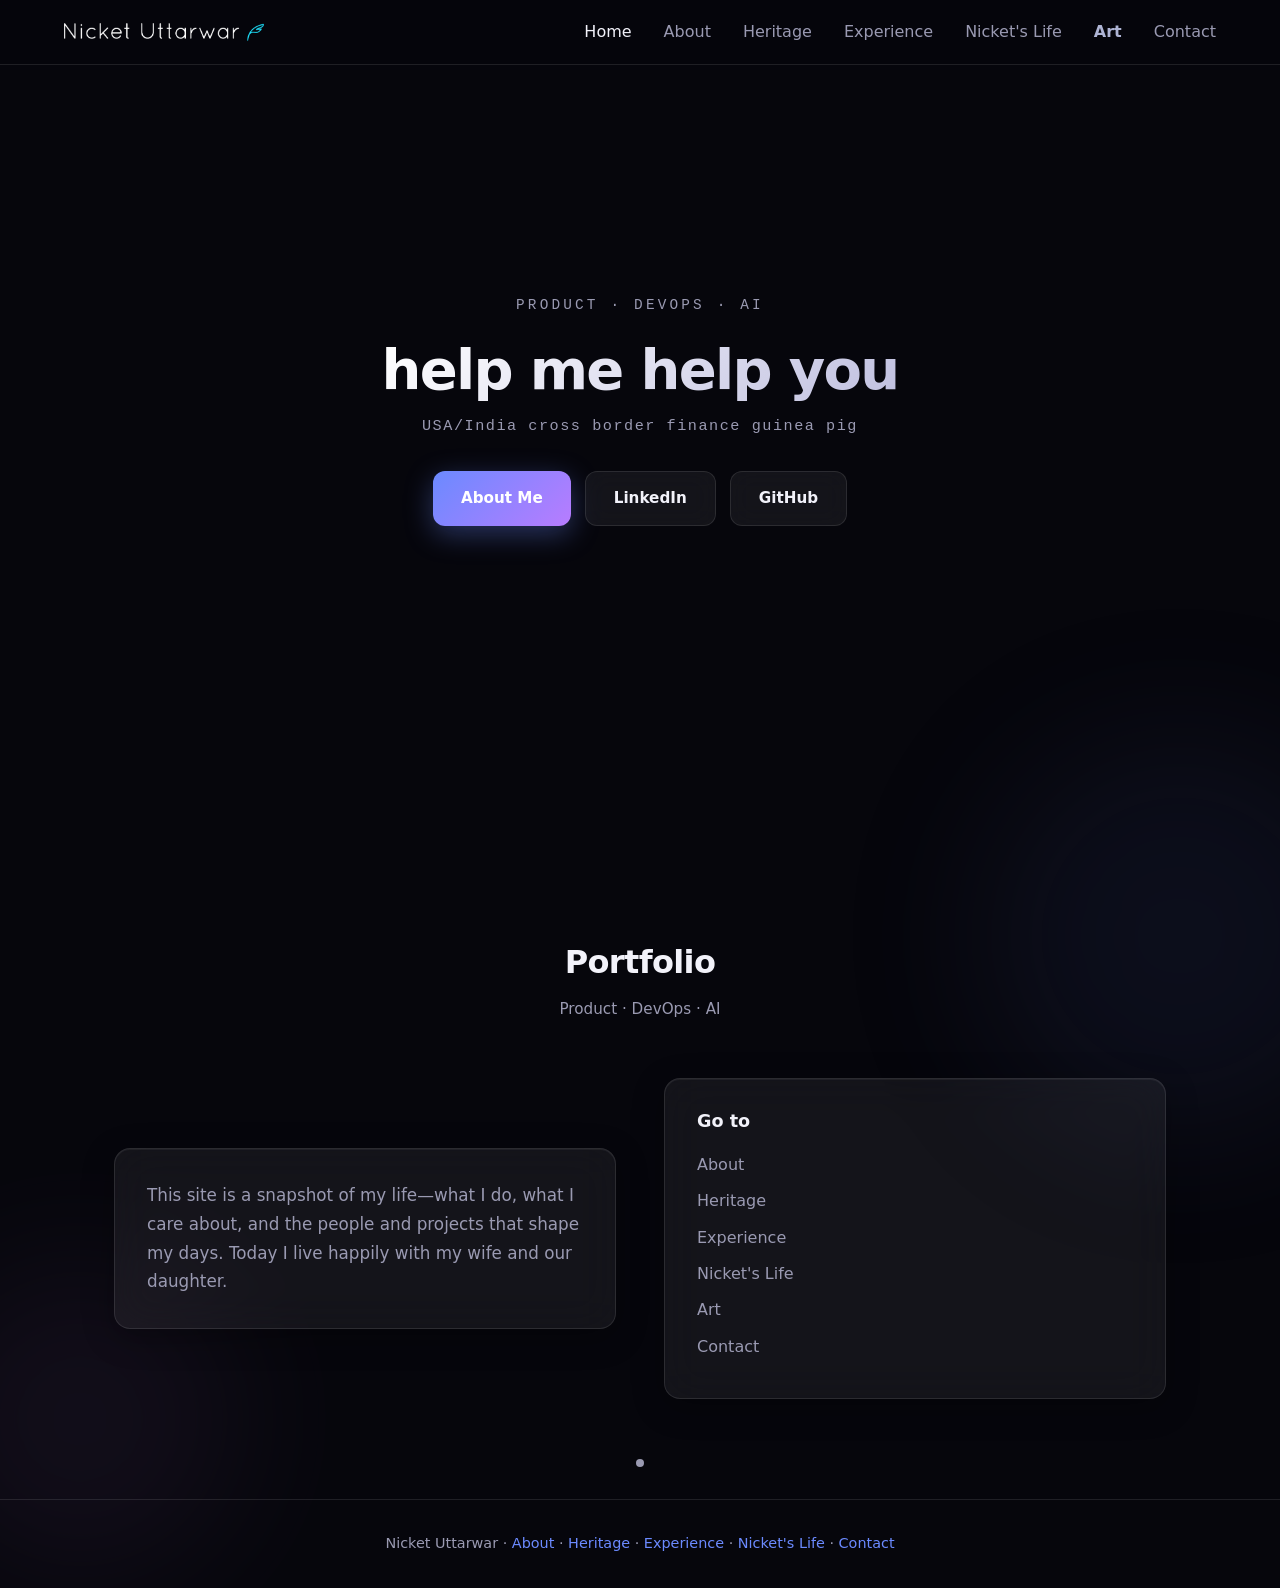
<file: combined/index.html>
<!DOCTYPE html>
<html lang="en">
<head>
	<meta charset="utf-8">
	<meta name="viewport" content="width=device-width, initial-scale=1, viewport-fit=cover">
	<meta name="theme-color" content="#06060c">
	<meta name="description" content="Nicket Uttarwar — Product, DevOps, AI. Head of Sales at PIAS. Portfolio.">
	<meta name="robots" content="index, follow, max-image-preview:large">
	<link rel="canonical" href="https://nicketuttarwar.com/">
	<meta property="og:type" content="website">
	<meta property="og:url" content="https://nicketuttarwar.com/">
	<meta property="og:title" content="Nicket Uttarwar — Product · DevOps · AI">
	<meta property="og:description" content="Nicket Uttarwar — Product, DevOps, AI. Head of Sales at PIAS. Portfolio.">
	<meta property="og:image" content="https://nicketuttarwar.com/images/logo.png">
	<meta property="og:locale" content="en_US">
	<meta name="twitter:card" content="summary">
	<meta name="twitter:title" content="Nicket Uttarwar — Product · DevOps · AI">
	<meta name="twitter:description" content="Nicket Uttarwar — Product, DevOps, AI. Head of Sales at PIAS. Portfolio.">
	<title>Nicket Uttarwar — Product · DevOps · AI</title>
	<link href="css/style.css" rel="stylesheet">
	<script type="application/ld+json">
	{"@context":"https://schema.org","@graph":[{"@type":"WebSite","@id":"https://nicketuttarwar.com/#website","name":"Nicket Uttarwar","url":"https://nicketuttarwar.com/","description":"Personal portfolio: product, DevOps, AI, career, life, and art.","inLanguage":"en-US","publisher":{"@id":"https://nicketuttarwar.com/#person"}},{"@type":"Person","@id":"https://nicketuttarwar.com/#person","name":"Nicket Uttarwar","url":"https://nicketuttarwar.com/","email":"mailto:nicket@uttarwar.com","sameAs":["https://www.linkedin.com/in/nicket-uttarwar/","https://github.com/NicketUttarwar"],"jobTitle":"Head of Sales","worksFor":{"@type":"Organization","name":"PIAS"}}]}
	</script>
</head>
<body>
	<a class="skip-link" href="#main-content">Skip to main content</a>
	<header class="main-nav">
		<nav class="nav-inner">
			<input type="checkbox" id="nav-toggle" class="nav-check" hidden aria-hidden="true">
			<a href="./" class="nav-logo"><img src="images/logo.png" alt="Nicket Uttarwar" class="nav-logo-img"></a>
			<ul class="nav-links" id="site-nav-menu">
				<li><a href="./" class="nav-active" aria-current="page">Home</a></li>
				<li><a href="about/">About</a></li>
				<li><a href="about/#heritage">Heritage</a></li>
				<li><a href="experience/">Experience</a></li>
				<li><a href="life/">Nicket's Life</a></li>
				<li><a href="art/" class="nav-link-art">Art</a></li>
				<li><a href="contact/">Contact</a></li>
			</ul>
			<label for="nav-toggle" class="nav-toggle" aria-label="Toggle menu" aria-controls="site-nav-menu" aria-expanded="false">
				<span></span><span></span><span></span>
			</label>
		</nav>
	</header>

	<main id="main-content" tabindex="-1">
		<section class="hero" id="home">
			<div class="hero-content">
				<p class="hero-label">Product · DevOps · AI</p>
				<h1 class="hero-title">help me help you</h1>
				<p class="hero-subtitle">USA/India cross border finance guinea pig</p>
				<div class="hero-actions">
					<a href="about/" class="btn btn-primary">About Me</a>
					<a href="https://www.linkedin.com/in/nicket-uttarwar/" target="_blank" rel="noopener" class="btn btn-glass">LinkedIn</a>
					<a href="https://github.com/NicketUttarwar" target="_blank" rel="noopener" class="btn btn-glass">GitHub</a>
				</div>
			</div>
			<div class="scroll-hint">
				<span class="scroll-dot"></span>
			</div>
		</section>

		<section class="section intro-section" id="intro">
			<div class="blob blob-1"></div>
			<div class="blob blob-2"></div>
			<div class="container">
				<div class="section-header">
					<h2>Portfolio</h2>
					<p>Product · DevOps · AI</p>
				</div>
				<div class="intro-grid intro-grid--compact">
					<div class="intro-text glass-panel">
						<p>This site is a snapshot of my life—what I do, what I care about, and the people and projects that shape my days. Today I live happily with my wife and our daughter.</p>
					</div>
					<div class="intro-links glass-panel">
						<h3>Go to</h3>
						<ul class="page-links">
							<li><a href="about/">About</a></li>
							<li><a href="about/#heritage">Heritage</a></li>
							<li><a href="experience/">Experience</a></li>
							<li><a href="life/">Nicket's Life</a></li>
							<li><a href="art/">Art</a></li>
							<li><a href="contact/">Contact</a></li>
						</ul>
					</div>
				</div>
			</div>
		</section>
	</main>

	<footer class="main-footer">
		<div class="container">
			<p>Nicket Uttarwar · <a href="about/">About</a> · <a href="about/#heritage">Heritage</a> · <a href="experience/">Experience</a> · <a href="life/">Nicket's Life</a> · <a href="contact/">Contact</a></p>
		</div>
	</footer>
	<script defer src="js/nav-mobile.js"></script>
	<script defer src="js/portfolio-images.js"></script>
</body>
</html>
</file>
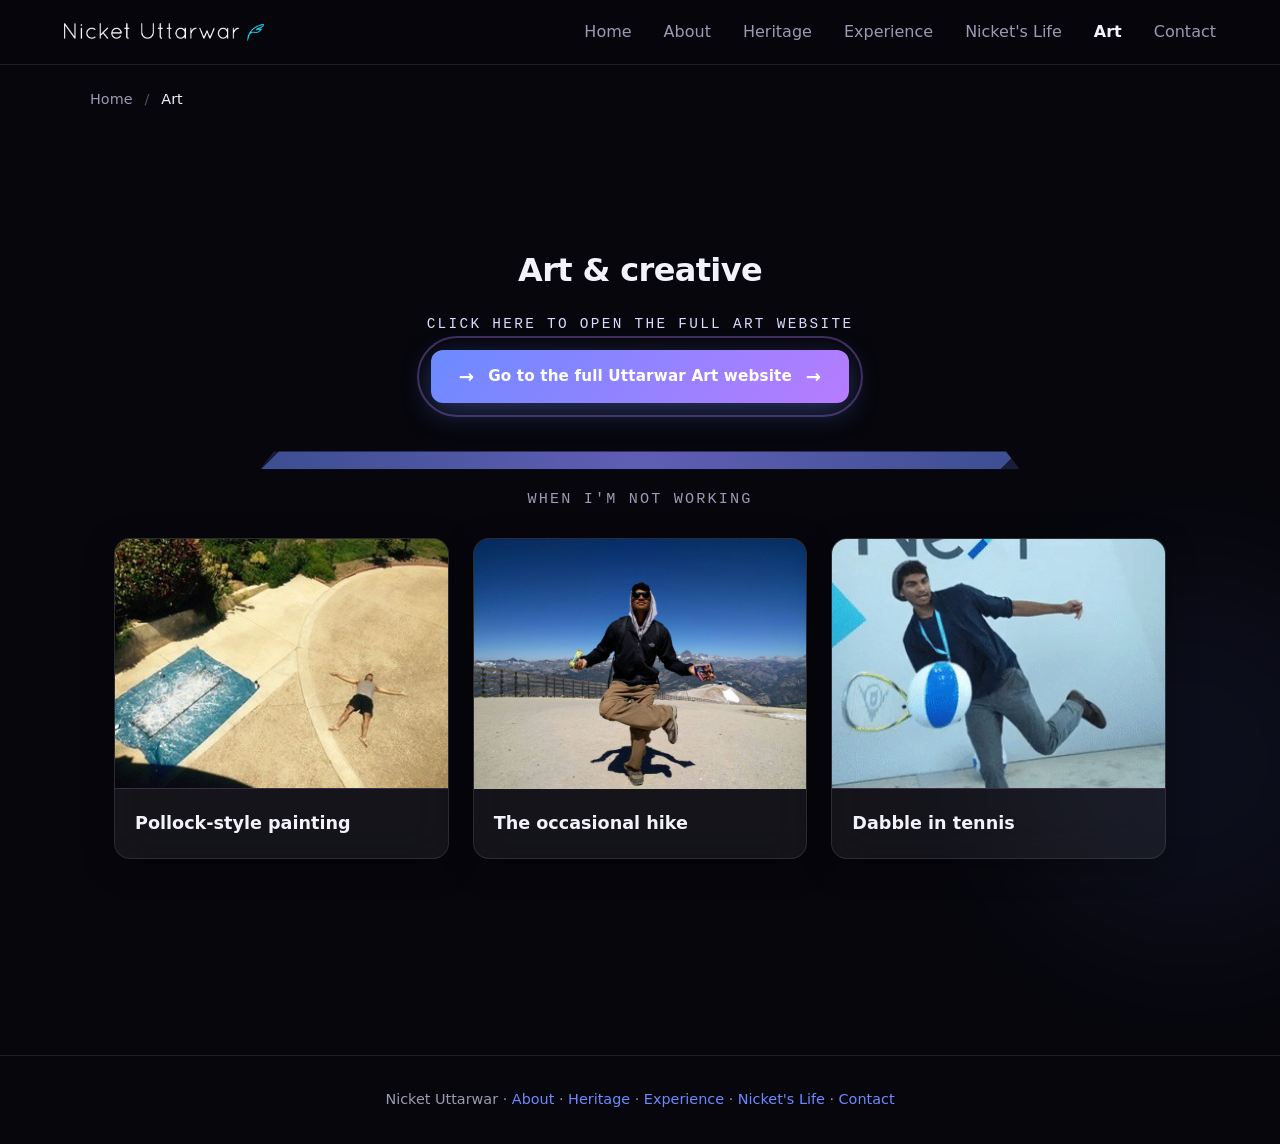
<file: combined/art/index.html>
<!DOCTYPE html>
<html lang="en">
<head>
	<meta charset="utf-8">
	<meta name="viewport" content="width=device-width, initial-scale=1, viewport-fit=cover">
	<meta name="theme-color" content="#06060c">
	<meta name="description" content="Nicket Uttarwar — Art and creative work.">
	<meta name="robots" content="index, follow, max-image-preview:large">
	<link rel="canonical" href="https://nicketuttarwar.com/art/">
	<meta property="og:type" content="website">
	<meta property="og:url" content="https://nicketuttarwar.com/art/">
	<meta property="og:title" content="Art — Nicket Uttarwar">
	<meta property="og:description" content="Nicket Uttarwar — Art and creative work.">
	<meta property="og:image" content="https://nicketuttarwar.com/images/logo.png">
	<meta property="og:locale" content="en_US">
	<meta name="twitter:card" content="summary">
	<meta name="twitter:title" content="Art — Nicket Uttarwar">
	<meta name="twitter:description" content="Nicket Uttarwar — Art and creative work.">
	<title>Art — Nicket Uttarwar</title>
	<link href="../css/style.css" rel="stylesheet">
	<script type="application/ld+json">
	{"@context":"https://schema.org","@type":"WebPage","name":"Art — Nicket Uttarwar","url":"https://nicketuttarwar.com/art/","description":"Nicket Uttarwar — Art and creative work.","isPartOf":{"@id":"https://nicketuttarwar.com/#website"},"about":{"@id":"https://nicketuttarwar.com/#person"},"breadcrumb":{"@type":"BreadcrumbList","itemListElement":[{"@type":"ListItem","position":1,"name":"Home","item":"https://nicketuttarwar.com/"},{"@type":"ListItem","position":2,"name":"Art","item":"https://nicketuttarwar.com/art/"}]}}
	</script>
</head>
<body class="page-inner">
	<a class="skip-link" href="#main-content">Skip to main content</a>
	<header class="main-nav">
		<nav class="nav-inner">
			<input type="checkbox" id="nav-toggle" class="nav-check" hidden aria-hidden="true">
			<a href="../" class="nav-logo"><img src="../images/logo.png" alt="Nicket Uttarwar" class="nav-logo-img"></a>
			<ul class="nav-links" id="site-nav-menu">
				<li><a href="../">Home</a></li>
				<li><a href="../about/">About</a></li>
				<li><a href="../about/#heritage">Heritage</a></li>
				<li><a href="../experience/">Experience</a></li>
				<li><a href="../life/">Nicket's Life</a></li>
				<li><a href="../art/" class="nav-active nav-link-art" aria-current="page">Art</a></li>
				<li><a href="../contact/">Contact</a></li>
			</ul>
			<label for="nav-toggle" class="nav-toggle" aria-label="Toggle menu" aria-controls="site-nav-menu" aria-expanded="false">
				<span></span><span></span><span></span>
			</label>
		</nav>
	</header>

	<main id="main-content" tabindex="-1">
		<nav class="breadcrumb-wrap" aria-label="Breadcrumb">
			<div class="breadcrumb">
				<a href="../">Home</a>
				<span class="breadcrumb-sep">/</span>
				<span class="breadcrumb-current">Art</span>
			</div>
		</nav>

		<div class="page-content">
			<div class="blob blob-4"></div>

			<section class="section">
				<div class="section-header">
					<h1>Art &amp; creative</h1>
				</div>
				<div class="art-site-link">
					<p class="art-site-kicker">Click here to open the full art website</p>
					<a href="../uttarwarart/" class="btn btn-primary art-site-cta" aria-label="Open the full Uttarwar Art website">
						<span class="art-site-cta-arrow" aria-hidden="true">→</span>
						<span class="art-site-cta-text">Go to the full Uttarwar Art website</span>
						<span class="art-site-cta-arrow" aria-hidden="true">→</span>
					</a>
				</div>
				<div class="art-showcase">
					<div class="art-showcase-header">
						<div class="art-showcase-divider" aria-hidden="true"></div>
						<p class="art-showcase-copy">When I'm not working</p>
					</div>
					<div class="art-grid">
					<article class="art-card glass-panel">
						<div class="art-card-image">
							<img src="../images/picofmepainting.jpg" alt="Painting" loading="lazy" onerror="this.parentElement.classList.add('no-img')">
						</div>
						<div class="art-card-body">
							<h3>Pollock-style painting</h3>
						</div>
					</article>
					<article class="art-card glass-panel">
						<div class="art-card-image">
							<img src="../images/picofme.jpg" alt="Hiking" loading="lazy" onerror="this.parentElement.classList.add('no-img')">
						</div>
						<div class="art-card-body">
							<h3>The occasional hike</h3>
						</div>
					</article>
					<article class="art-card glass-panel">
						<div class="art-card-image">
							<img src="../images/spin.gif" alt="Tennis" loading="lazy" onerror="this.parentElement.classList.add('no-img')">
						</div>
						<div class="art-card-body">
							<h3>Dabble in tennis</h3>
						</div>
					</article>
				</div>
				</div>
			</section>
		</div>
	</main>

	<footer class="main-footer">
		<div class="container">
			<p>Nicket Uttarwar · <a href="../about/">About</a> · <a href="../about/#heritage">Heritage</a> · <a href="../experience/">Experience</a> · <a href="../life/">Nicket's Life</a> · <a href="../contact/">Contact</a></p>
		</div>
	</footer>
	<script defer src="../js/nav-mobile.js"></script>
	<script defer src="../js/portfolio-images.js"></script>

</body>
</html>
</file>
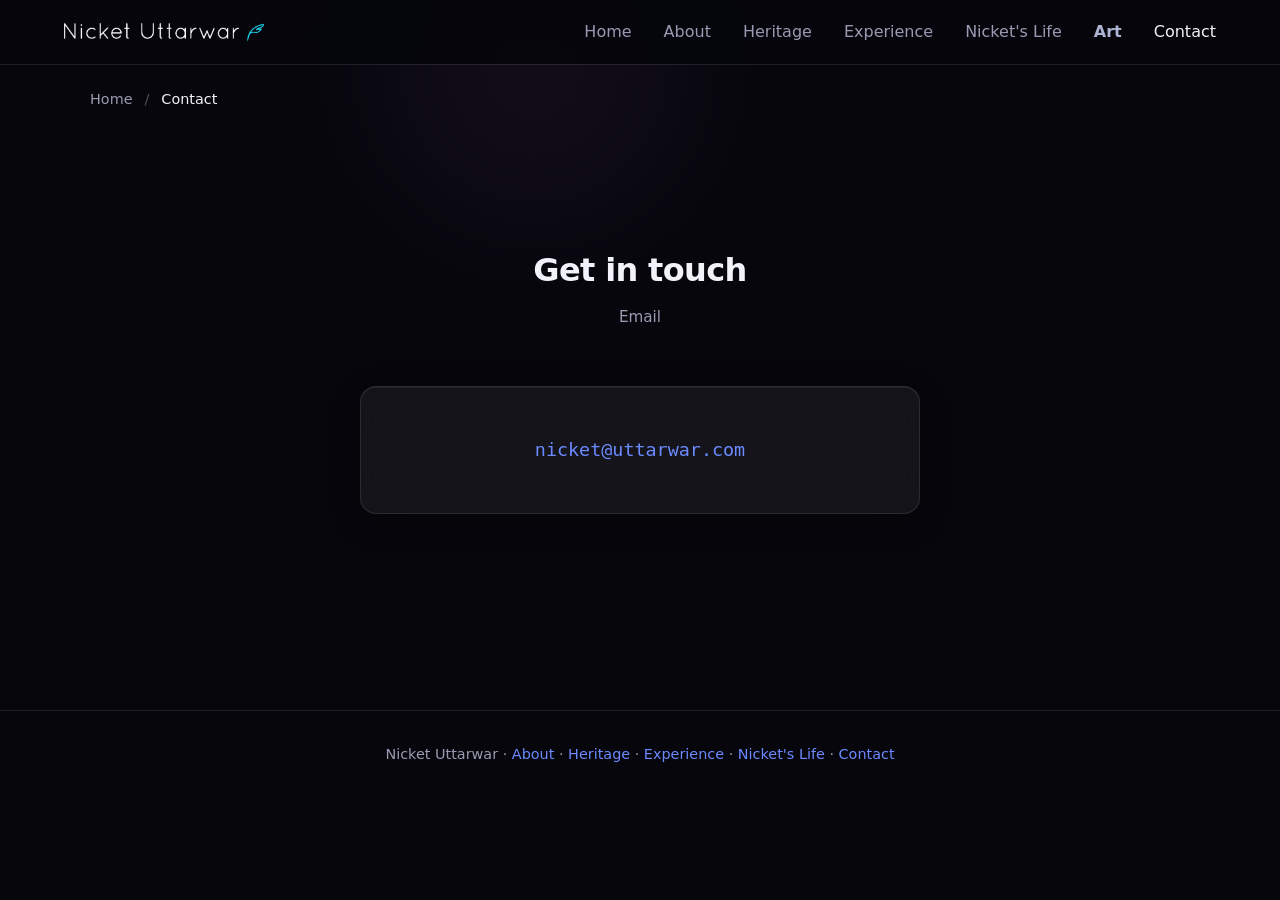
<file: combined/contact/index.html>
<!DOCTYPE html>
<html lang="en">
<head>
	<meta charset="utf-8">
	<meta name="viewport" content="width=device-width, initial-scale=1, viewport-fit=cover">
	<meta name="theme-color" content="#06060c">
	<meta name="description" content="Get in touch with Nicket Uttarwar — email.">
	<meta name="robots" content="index, follow, max-image-preview:large">
	<link rel="canonical" href="https://nicketuttarwar.com/contact/">
	<meta property="og:type" content="website">
	<meta property="og:url" content="https://nicketuttarwar.com/contact/">
	<meta property="og:title" content="Contact — Nicket Uttarwar">
	<meta property="og:description" content="Get in touch with Nicket Uttarwar — email.">
	<meta property="og:image" content="https://nicketuttarwar.com/images/logo.png">
	<meta property="og:locale" content="en_US">
	<meta name="twitter:card" content="summary">
	<meta name="twitter:title" content="Contact — Nicket Uttarwar">
	<meta name="twitter:description" content="Get in touch with Nicket Uttarwar — email.">
	<title>Contact — Nicket Uttarwar</title>
	<link href="../css/style.css" rel="stylesheet">
	<script type="application/ld+json">
	{"@context":"https://schema.org","@type":"ContactPage","name":"Contact — Nicket Uttarwar","url":"https://nicketuttarwar.com/contact/","description":"Get in touch with Nicket Uttarwar — email.","isPartOf":{"@id":"https://nicketuttarwar.com/#website"},"about":{"@id":"https://nicketuttarwar.com/#person"},"breadcrumb":{"@type":"BreadcrumbList","itemListElement":[{"@type":"ListItem","position":1,"name":"Home","item":"https://nicketuttarwar.com/"},{"@type":"ListItem","position":2,"name":"Contact","item":"https://nicketuttarwar.com/contact/"}]}}
	</script>
</head>
<body class="page-inner">
	<a class="skip-link" href="#main-content">Skip to main content</a>
	<header class="main-nav">
		<nav class="nav-inner">
			<input type="checkbox" id="nav-toggle" class="nav-check" hidden aria-hidden="true">
			<a href="../" class="nav-logo"><img src="../images/logo.png" alt="Nicket Uttarwar" class="nav-logo-img"></a>
			<ul class="nav-links" id="site-nav-menu">
				<li><a href="../">Home</a></li>
				<li><a href="../about/">About</a></li>
				<li><a href="../about/#heritage">Heritage</a></li>
				<li><a href="../experience/">Experience</a></li>
				<li><a href="../life/">Nicket's Life</a></li>
				<li><a href="../art/" class="nav-link-art">Art</a></li>
				<li><a href="../contact/" class="nav-active" aria-current="page">Contact</a></li>
			</ul>
			<label for="nav-toggle" class="nav-toggle" aria-label="Toggle menu" aria-controls="site-nav-menu" aria-expanded="false">
				<span></span><span></span><span></span>
			</label>
		</nav>
	</header>

	<main id="main-content" tabindex="-1">
		<nav class="breadcrumb-wrap" aria-label="Breadcrumb">
			<div class="breadcrumb">
				<a href="../">Home</a>
				<span class="breadcrumb-sep">/</span>
				<span class="breadcrumb-current">Contact</span>
			</div>
		</nav>

		<div class="page-content">
			<div class="blob blob-5"></div>

			<section class="section contact-section">
				<div class="section-header">
					<h1>Get in touch</h1>
					<p>Email</p>
				</div>
				<div class="contact-block glass-panel">
					<p class="contact-detail">
						<a href="mailto:nicket@uttarwar.com" class="contact-email">nicket@uttarwar.com</a>
					</p>
				</div>
			</section>
		</div>
	</main>

	<footer class="main-footer">
		<div class="container">
			<p>Nicket Uttarwar · <a href="../about/">About</a> · <a href="../about/#heritage">Heritage</a> · <a href="../experience/">Experience</a> · <a href="../life/">Nicket's Life</a> · <a href="../contact/">Contact</a></p>
		</div>
	</footer>
	<script defer src="../js/nav-mobile.js"></script>
	<script defer src="../js/portfolio-images.js"></script>

</body>
</html>
</file>
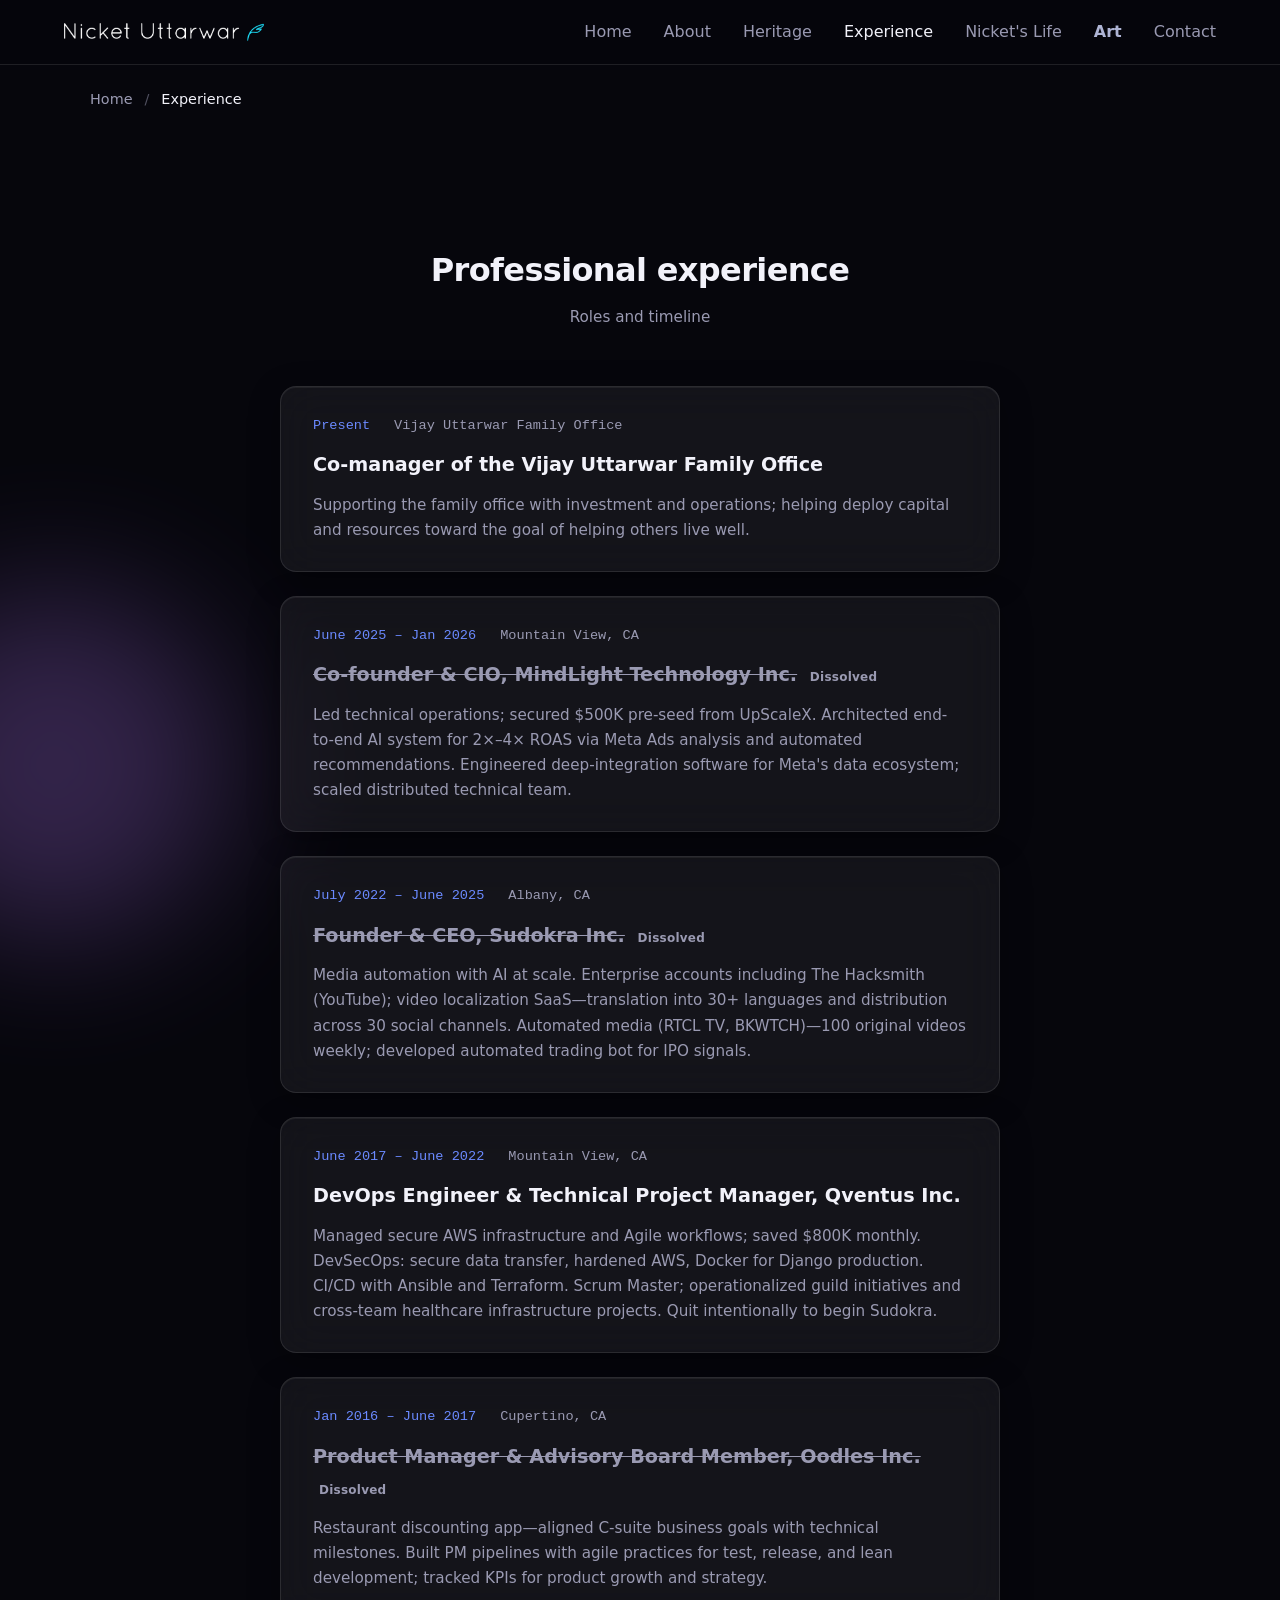
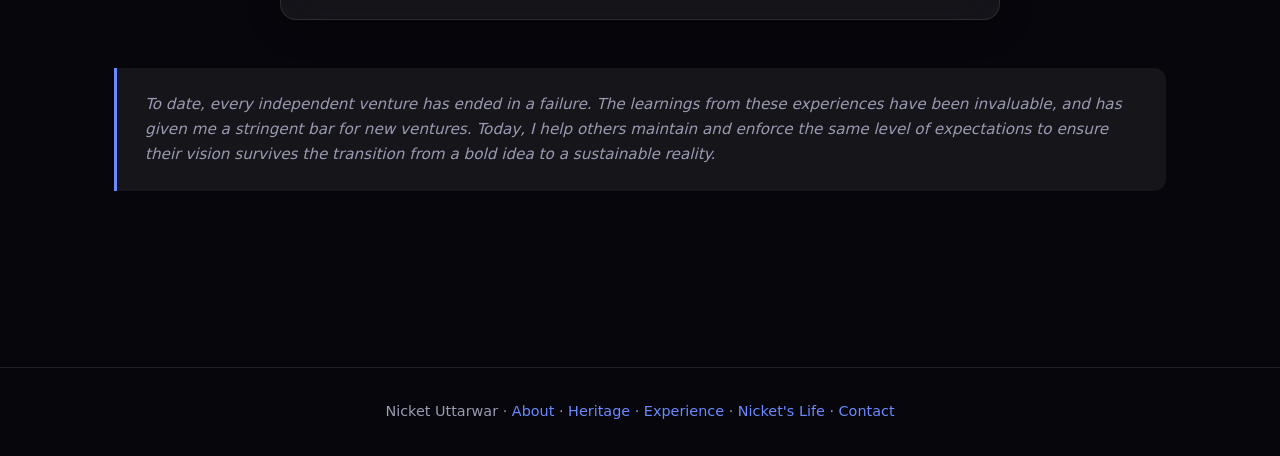
<file: combined/experience/index.html>
<!DOCTYPE html>
<html lang="en">
<head>
	<meta charset="utf-8">
	<meta name="viewport" content="width=device-width, initial-scale=1, viewport-fit=cover">
	<meta name="theme-color" content="#06060c">
	<meta name="description" content="Nicket Uttarwar — Professional experience: MindLight, Sudokra, Qventus, Oodles.">
	<meta name="robots" content="index, follow, max-image-preview:large">
	<link rel="canonical" href="https://nicketuttarwar.com/experience/">
	<meta property="og:type" content="website">
	<meta property="og:url" content="https://nicketuttarwar.com/experience/">
	<meta property="og:title" content="Experience — Nicket Uttarwar">
	<meta property="og:description" content="Nicket Uttarwar — Professional experience: MindLight, Sudokra, Qventus, Oodles.">
	<meta property="og:image" content="https://nicketuttarwar.com/images/logo.png">
	<meta property="og:locale" content="en_US">
	<meta name="twitter:card" content="summary">
	<meta name="twitter:title" content="Experience — Nicket Uttarwar">
	<meta name="twitter:description" content="Nicket Uttarwar — Professional experience: MindLight, Sudokra, Qventus, Oodles.">
	<title>Experience — Nicket Uttarwar</title>
	<link href="../css/style.css" rel="stylesheet">
	<script type="application/ld+json">
	{"@context":"https://schema.org","@type":"WebPage","name":"Experience — Nicket Uttarwar","url":"https://nicketuttarwar.com/experience/","description":"Nicket Uttarwar — Professional experience: MindLight, Sudokra, Qventus, Oodles.","isPartOf":{"@id":"https://nicketuttarwar.com/#website"},"about":{"@id":"https://nicketuttarwar.com/#person"},"breadcrumb":{"@type":"BreadcrumbList","itemListElement":[{"@type":"ListItem","position":1,"name":"Home","item":"https://nicketuttarwar.com/"},{"@type":"ListItem","position":2,"name":"Experience","item":"https://nicketuttarwar.com/experience/"}]}}
	</script>
</head>
<body class="page-inner">
	<a class="skip-link" href="#main-content">Skip to main content</a>
	<header class="main-nav">
		<nav class="nav-inner">
			<input type="checkbox" id="nav-toggle" class="nav-check" hidden aria-hidden="true">
			<a href="../" class="nav-logo"><img src="../images/logo.png" alt="Nicket Uttarwar" class="nav-logo-img"></a>
			<ul class="nav-links" id="site-nav-menu">
				<li><a href="../">Home</a></li>
				<li><a href="../about/">About</a></li>
				<li><a href="../about/#heritage">Heritage</a></li>
				<li><a href="../experience/" class="nav-active" aria-current="page">Experience</a></li>
				<li><a href="../life/">Nicket's Life</a></li>
				<li><a href="../art/" class="nav-link-art">Art</a></li>
				<li><a href="../contact/">Contact</a></li>
			</ul>
			<label for="nav-toggle" class="nav-toggle" aria-label="Toggle menu" aria-controls="site-nav-menu" aria-expanded="false">
				<span></span><span></span><span></span>
			</label>
		</nav>
	</header>

	<main id="main-content" tabindex="-1">
		<nav class="breadcrumb-wrap" aria-label="Breadcrumb">
			<div class="breadcrumb">
				<a href="../">Home</a>
				<span class="breadcrumb-sep">/</span>
				<span class="breadcrumb-current">Experience</span>
			</div>
		</nav>

		<div class="page-content">
			<div class="blob blob-3"></div>

			<section class="section experience-section">
				<div class="section-header">
					<h1>Professional experience</h1>
					<p>Roles and timeline</p>
				</div>
				<div class="timeline">
					<article class="timeline-item glass-panel">
						<div class="timeline-meta">
							<span class="timeline-date">Present</span>
							<span class="timeline-loc">Vijay Uttarwar Family Office</span>
						</div>
						<h3>Co-manager of the Vijay Uttarwar Family Office</h3>
						<p>Supporting the family office with investment and operations; helping deploy capital and resources toward the goal of helping others live well.</p>
					</article>
					<article class="timeline-item glass-panel dissolved">
						<div class="timeline-meta">
							<span class="timeline-date">June 2025 – Jan 2026</span>
							<span class="timeline-loc">Mountain View, CA</span>
						</div>
						<h3><span class="timeline-item-title">Co-founder &amp; CIO, MindLight Technology Inc.</span> <span class="dissolved-badge">Dissolved</span></h3>
						<p>Led technical operations; secured $500K pre-seed from UpScaleX. Architected end-to-end AI system for 2×–4× ROAS via Meta Ads analysis and automated recommendations. Engineered deep-integration software for Meta's data ecosystem; scaled distributed technical team.</p>
					</article>
					<article class="timeline-item glass-panel dissolved">
						<div class="timeline-meta">
							<span class="timeline-date">July 2022 – June 2025</span>
							<span class="timeline-loc">Albany, CA</span>
						</div>
						<h3><span class="timeline-item-title">Founder &amp; CEO, Sudokra Inc.</span> <span class="dissolved-badge">Dissolved</span></h3>
						<p>Media automation with AI at scale. Enterprise accounts including The Hacksmith (YouTube); video localization SaaS—translation into 30+ languages and distribution across 30 social channels. Automated media (RTCL TV, BKWTCH)—100 original videos weekly; developed automated trading bot for IPO signals.</p>
					</article>
					<article class="timeline-item glass-panel">
						<div class="timeline-meta">
							<span class="timeline-date">June 2017 – June 2022</span>
							<span class="timeline-loc">Mountain View, CA</span>
						</div>
						<h3>DevOps Engineer &amp; Technical Project Manager, Qventus Inc.</h3>
						<p>Managed secure AWS infrastructure and Agile workflows; saved $800K monthly. DevSecOps: secure data transfer, hardened AWS, Docker for Django production. CI/CD with Ansible and Terraform. Scrum Master; operationalized guild initiatives and cross-team healthcare infrastructure projects. Quit intentionally to begin Sudokra.</p>
					</article>
					<article class="timeline-item glass-panel dissolved">
						<div class="timeline-meta">
							<span class="timeline-date">Jan 2016 – June 2017</span>
							<span class="timeline-loc">Cupertino, CA</span>
						</div>
						<h3><span class="timeline-item-title">Product Manager &amp; Advisory Board Member, Oodles Inc.</span> <span class="dissolved-badge">Dissolved</span></h3>
						<p>Restaurant discounting app—aligned C-suite business goals with technical milestones. Built PM pipelines with agile practices for test, release, and lean development; tracked KPIs for product growth and strategy.</p>
					</article>
				</div>
				<div class="experience-note">
					<p>To date, every independent venture has ended in a failure. The learnings from these experiences have been invaluable, and has given me a stringent bar for new ventures. Today, I help others maintain and enforce the same level of expectations to ensure their vision survives the transition from a bold idea to a sustainable reality.</p>
				</div>
			</section>
		</div>
	</main>

	<footer class="main-footer">
		<div class="container">
			<p>Nicket Uttarwar · <a href="../about/">About</a> · <a href="../about/#heritage">Heritage</a> · <a href="../experience/">Experience</a> · <a href="../life/">Nicket's Life</a> · <a href="../contact/">Contact</a></p>
		</div>
	</footer>
	<script defer src="../js/nav-mobile.js"></script>
	<script defer src="../js/portfolio-images.js"></script>

</body>
</html>
</file>
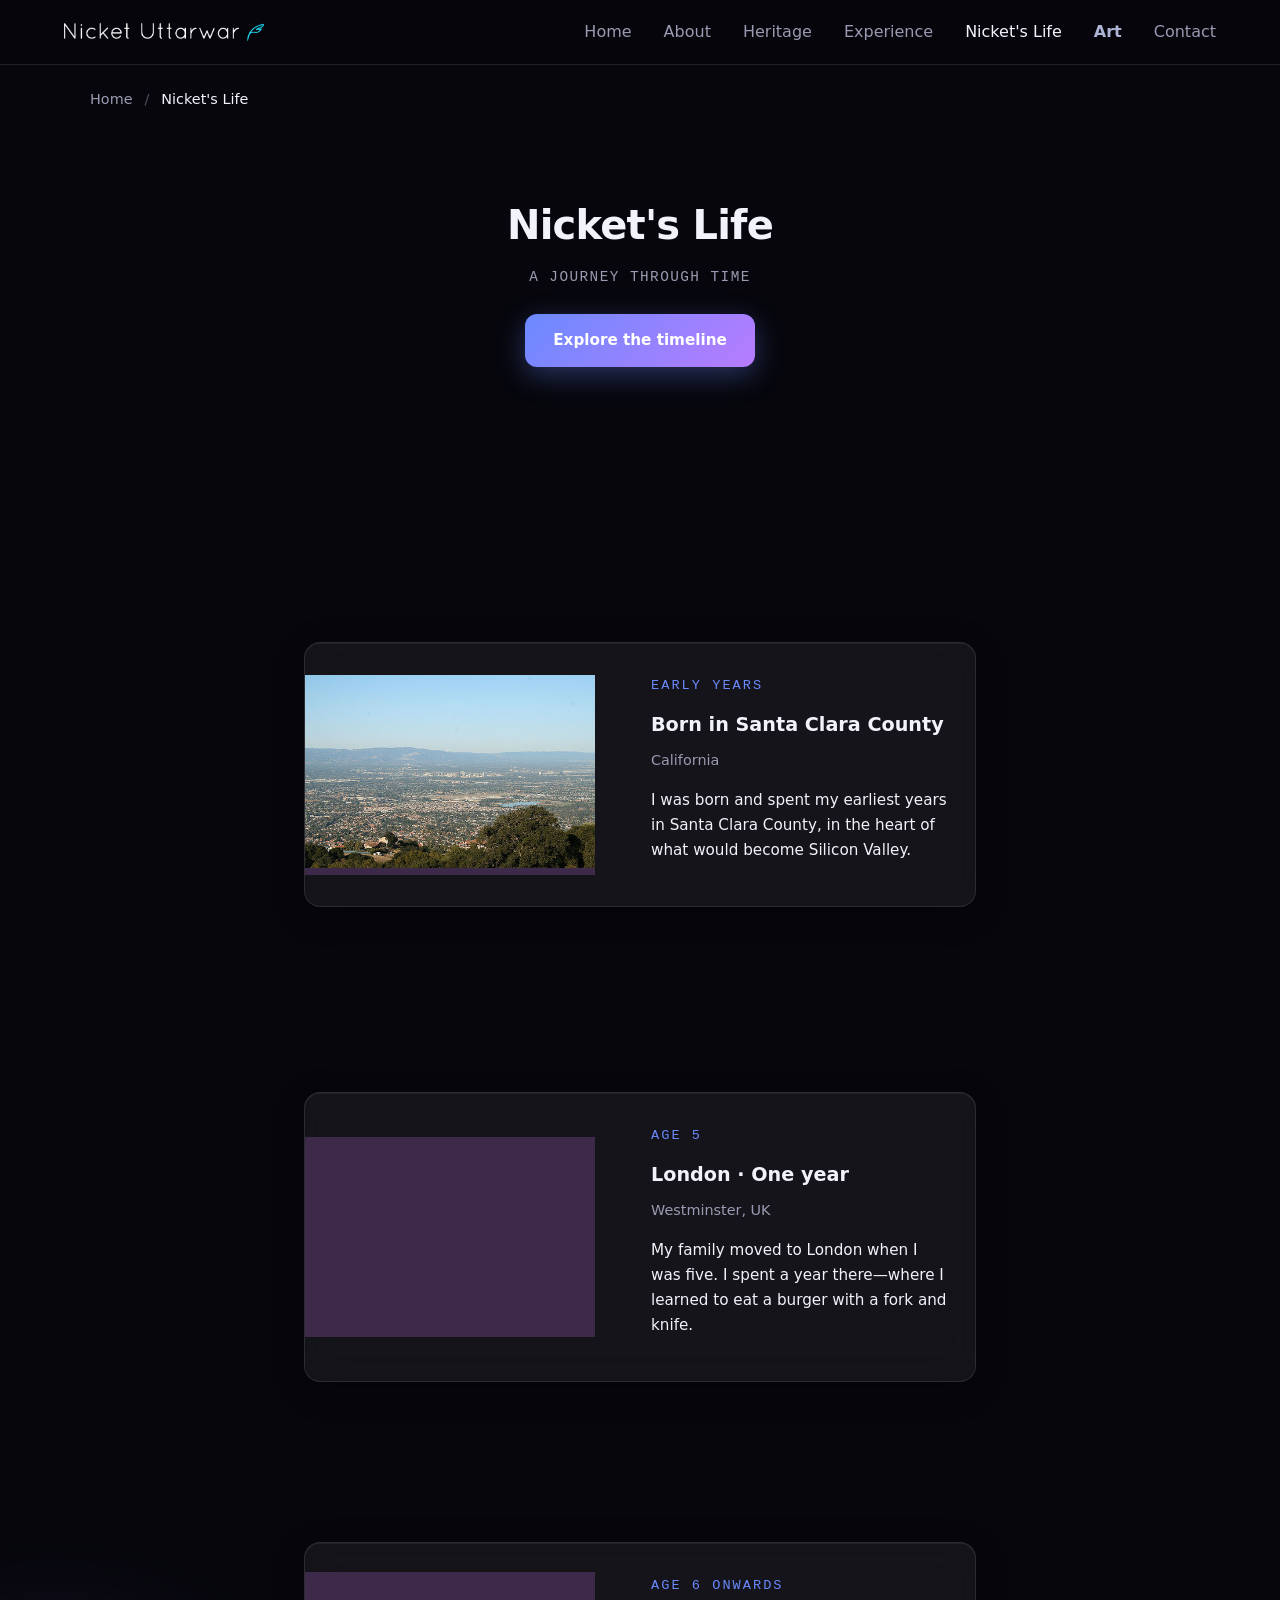
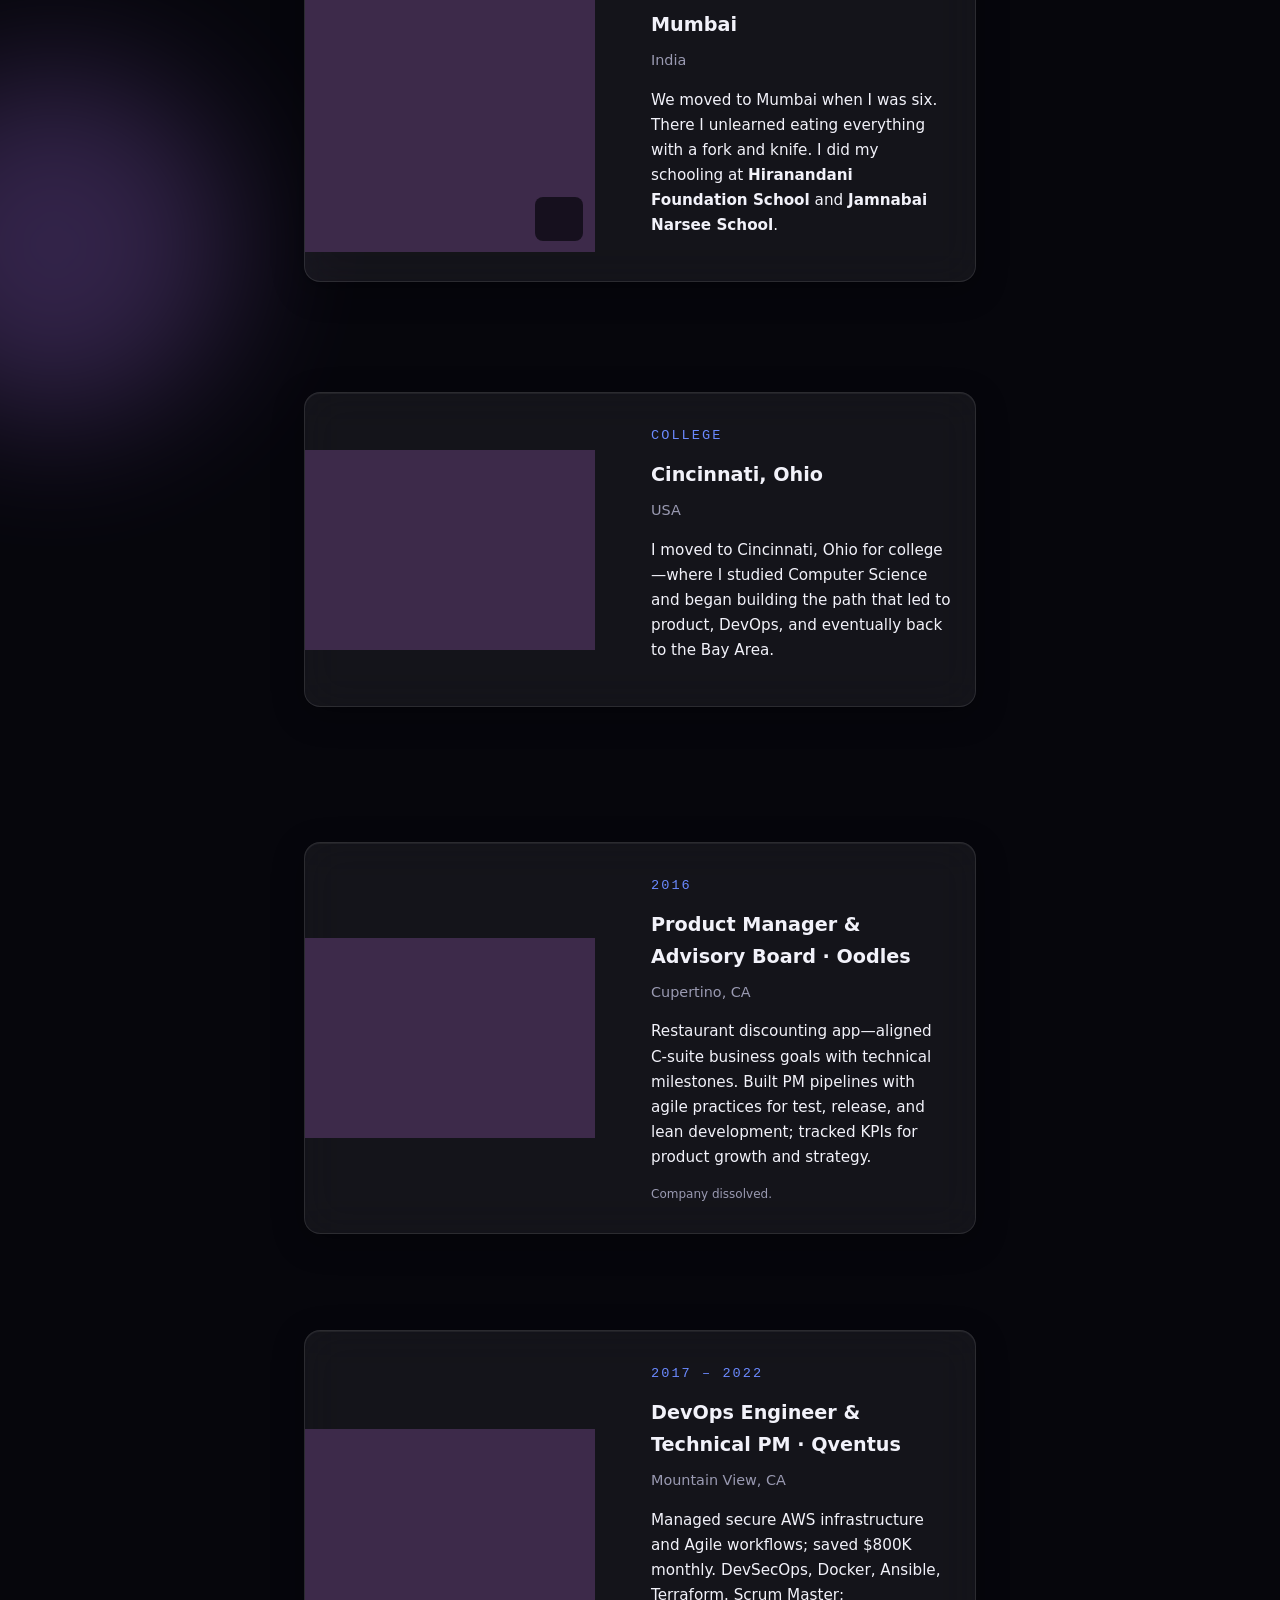
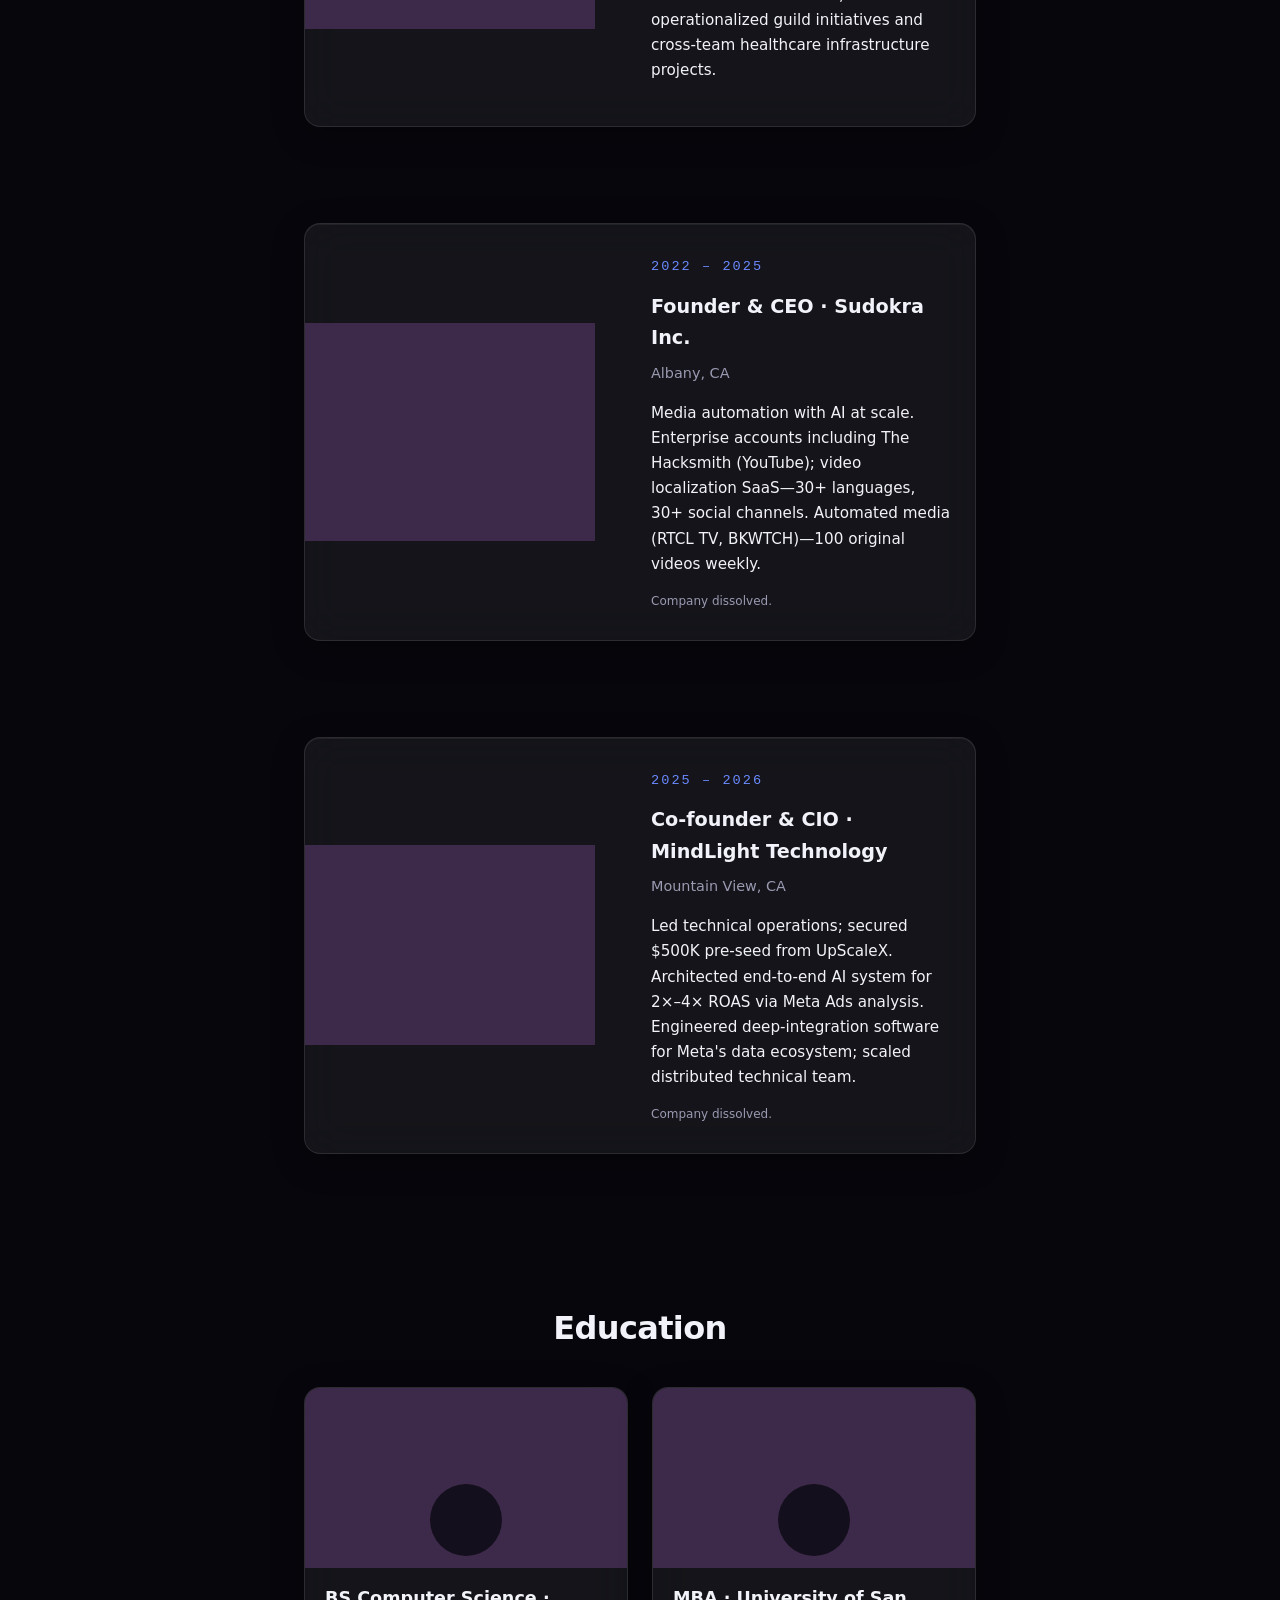
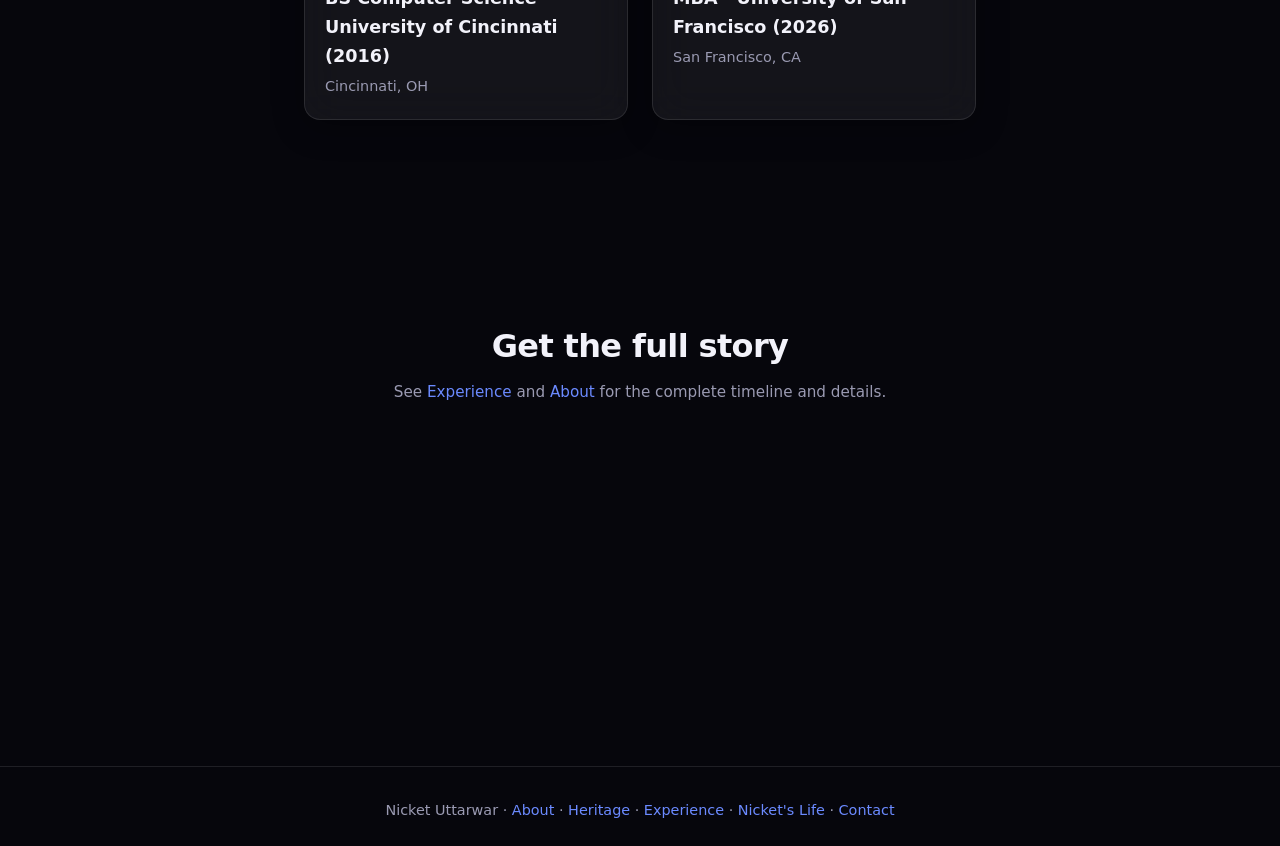
<file: combined/life/index.html>
<!DOCTYPE html>
<html lang="en">
<head>
	<meta charset="utf-8">
	<meta name="viewport" content="width=device-width, initial-scale=1, viewport-fit=cover">
	<meta name="theme-color" content="#06060c">
	<meta name="description" content="Nicket's Life — a journey through career and education.">
	<meta name="robots" content="index, follow, max-image-preview:large">
	<link rel="canonical" href="https://nicketuttarwar.com/life/">
	<meta property="og:type" content="website">
	<meta property="og:url" content="https://nicketuttarwar.com/life/">
	<meta property="og:title" content="Nicket's Life — Nicket Uttarwar">
	<meta property="og:description" content="Nicket's Life — a journey through career and education.">
	<meta property="og:image" content="https://nicketuttarwar.com/images/logo.png">
	<meta property="og:locale" content="en_US">
	<meta name="twitter:card" content="summary">
	<meta name="twitter:title" content="Nicket's Life — Nicket Uttarwar">
	<meta name="twitter:description" content="Nicket's Life — a journey through career and education.">
	<title>Nicket's Life — Nicket Uttarwar</title>
	<link href="../css/style.css" rel="stylesheet">
	<script type="application/ld+json">
	{"@context":"https://schema.org","@type":"WebPage","name":"Nicket's Life — Nicket Uttarwar","url":"https://nicketuttarwar.com/life/","description":"Nicket's Life — a journey through career and education.","isPartOf":{"@id":"https://nicketuttarwar.com/#website"},"about":{"@id":"https://nicketuttarwar.com/#person"},"breadcrumb":{"@type":"BreadcrumbList","itemListElement":[{"@type":"ListItem","position":1,"name":"Home","item":"https://nicketuttarwar.com/"},{"@type":"ListItem","position":2,"name":"Nicket's Life","item":"https://nicketuttarwar.com/life/"}]}}
	</script>
</head>
<body class="page-inner life-page">
	<a class="skip-link" href="#main-content">Skip to main content</a>
	<header class="main-nav">
		<nav class="nav-inner">
			<input type="checkbox" id="nav-toggle" class="nav-check" hidden aria-hidden="true">
			<a href="../" class="nav-logo"><img src="../images/logo.png" alt="Nicket Uttarwar" class="nav-logo-img"></a>
			<ul class="nav-links" id="site-nav-menu">
				<li><a href="../">Home</a></li>
				<li><a href="../about/">About</a></li>
				<li><a href="../about/#heritage">Heritage</a></li>
				<li><a href="../experience/">Experience</a></li>
				<li><a href="../life/" class="nav-active" aria-current="page">Nicket's Life</a></li>
				<li><a href="../art/" class="nav-link-art">Art</a></li>
				<li><a href="../contact/">Contact</a></li>
			</ul>
			<label for="nav-toggle" class="nav-toggle" aria-label="Toggle menu">
				<span></span><span></span><span></span>
			</label>
		</nav>
	</header>

	<main id="main-content" class="life-main" tabindex="-1">
		<nav class="breadcrumb-wrap" aria-label="Breadcrumb">
			<div class="breadcrumb">
				<a href="../">Home</a>
				<span class="breadcrumb-sep">/</span>
				<span class="breadcrumb-current">Nicket's Life</span>
			</div>
		</nav>

		<div class="page-content">
			<div class="blob blob-3"></div>

			<section class="section life-hero-simple">
				<div class="section-header">
					<h1 class="life-title">Nicket's Life</h1>
					<p class="life-subtitle">A journey through time</p>
					<a href="#life-california" class="btn btn-primary">Explore the timeline</a>
				</div>
			</section>

			<section class="section life-timeline-section" id="life-california">
				<div class="life-block glass-panel">
					<div class="life-block-img">
						<img src="../images/loc-santa-clara.jpg" alt="Santa Clara County / Silicon Valley" loading="lazy" width="500" height="333">
					</div>
					<div class="life-block-body">
						<span class="life-year">Early years</span>
						<h2>Born in Santa Clara County</h2>
						<p class="life-loc">California</p>
						<p class="life-desc">I was born and spent my earliest years in Santa Clara County, in the heart of what would become Silicon Valley.</p>
					</div>
				</div>
			</section>

			<section class="section life-timeline-section" id="life-london">
				<div class="life-block glass-panel">
					<div class="life-block-img">
						<img src="../images/loc-london.jpg" alt="Westminster, London" loading="lazy" width="500" height="197">
					</div>
					<div class="life-block-body">
						<span class="life-year">Age 5</span>
						<h2>London · One year</h2>
						<p class="life-loc">Westminster, UK</p>
						<p class="life-desc">My family moved to London when I was five. I spent a year there—where I learned to eat a burger with a fork and knife.</p>
					</div>
				</div>
			</section>

			<section class="section life-timeline-section" id="life-mumbai">
				<div class="life-block glass-panel">
					<div class="life-block-img">
						<img src="../images/loc-mumbai.jpg" alt="Powai, Mumbai" loading="lazy" width="428" height="572">
						<img src="../images/logo-jns.png" alt="Jamnabai Narsee School" class="life-school-logo" loading="lazy" width="80" height="71">
					</div>
					<div class="life-block-body">
						<span class="life-year">Age 6 onwards</span>
						<h2>Mumbai</h2>
						<p class="life-loc">India</p>
						<p class="life-desc">We moved to Mumbai when I was six. There I unlearned eating everything with a fork and knife. I did my schooling at <strong>Hiranandani Foundation School</strong> and <strong>Jamnabai Narsee School</strong>.</p>
					</div>
				</div>
			</section>

			<section class="section life-timeline-section" id="life-cincinnati">
				<div class="life-block glass-panel">
					<div class="life-block-img">
						<img src="../images/loc-cincinnati.jpg" alt="Cincinnati Zoo, Ohio" loading="lazy" width="500" height="334">
					</div>
					<div class="life-block-body">
						<span class="life-year">College</span>
						<h2>Cincinnati, Ohio</h2>
						<p class="life-loc">USA</p>
						<p class="life-desc">I moved to Cincinnati, Ohio for college—where I studied Computer Science and began building the path that led to product, DevOps, and eventually back to the Bay Area.</p>
					</div>
				</div>
			</section>

			<section class="section life-timeline-section" id="life-2016">
				<div class="life-block glass-panel">
					<div class="life-block-img">
						<img src="../images/loc-santa-clara.jpg" alt="Bay Area / Cupertino" loading="lazy" width="500" height="333">
					</div>
					<div class="life-block-body">
						<span class="life-year">2016</span>
						<h2>Product Manager &amp; Advisory Board · Oodles</h2>
						<p class="life-loc">Cupertino, CA</p>
						<p class="life-desc">Restaurant discounting app—aligned C-suite business goals with technical milestones. Built PM pipelines with agile practices for test, release, and lean development; tracked KPIs for product growth and strategy.</p>
						<p class="life-company-status">Company dissolved.</p>
					</div>
				</div>
			</section>

			<section class="section life-timeline-section" id="life-2017">
				<div class="life-block glass-panel">
					<div class="life-block-img">
						<img src="../images/loc-santa-clara.jpg" alt="Mountain View, Bay Area" loading="lazy" width="500" height="333">
					</div>
					<div class="life-block-body">
						<span class="life-year">2017 – 2022</span>
						<h2>DevOps Engineer &amp; Technical PM · Qventus</h2>
						<p class="life-loc">Mountain View, CA</p>
						<p class="life-desc">Managed secure AWS infrastructure and Agile workflows; saved $800K monthly. DevSecOps, Docker, Ansible, Terraform. Scrum Master; operationalized guild initiatives and cross-team healthcare infrastructure projects.</p>
					</div>
				</div>
			</section>

			<section class="section life-timeline-section" id="life-2022">
				<div class="life-block glass-panel">
					<div class="life-block-img">
						<img src="../images/loc-san-francisco.jpg" alt="Bay Area / Albany" loading="lazy" width="500" height="375">
					</div>
					<div class="life-block-body">
						<span class="life-year">2022 – 2025</span>
						<h2>Founder &amp; CEO · Sudokra Inc.</h2>
						<p class="life-loc">Albany, CA</p>
						<p class="life-desc">Media automation with AI at scale. Enterprise accounts including The Hacksmith (YouTube); video localization SaaS—30+ languages, 30+ social channels. Automated media (RTCL TV, BKWTCH)—100 original videos weekly.</p>
						<p class="life-company-status">Company dissolved.</p>
					</div>
				</div>
			</section>

			<section class="section life-timeline-section" id="life-2025">
				<div class="life-block glass-panel">
					<div class="life-block-img">
						<img src="../images/loc-santa-clara.jpg" alt="Mountain View, Bay Area" loading="lazy" width="500" height="333">
					</div>
					<div class="life-block-body">
						<span class="life-year">2025 – 2026</span>
						<h2>Co-founder &amp; CIO · MindLight Technology</h2>
						<p class="life-loc">Mountain View, CA</p>
						<p class="life-desc">Led technical operations; secured $500K pre-seed from UpScaleX. Architected end-to-end AI system for 2×–4× ROAS via Meta Ads analysis. Engineered deep-integration software for Meta's data ecosystem; scaled distributed technical team.</p>
						<p class="life-company-status">Company dissolved.</p>
					</div>
				</div>
			</section>

			<section class="section life-education-section" id="life-education">
				<div class="section-header">
					<h2>Education</h2>
				</div>
				<div class="life-edu-blocks">
					<div class="life-edu-block glass-panel">
						<div class="life-edu-img-wrap">
							<img src="../images/loc-cincinnati.jpg" alt="Cincinnati Zoo" loading="lazy" width="500" height="334">
							<img src="../images/logo-ucincinnati.svg" alt="University of Cincinnati" class="life-edu-logo" loading="lazy" width="120" height="120">
						</div>
						<h3>BS Computer Science · University of Cincinnati (2016)</h3>
						<p class="life-loc">Cincinnati, OH</p>
					</div>
					<div class="life-edu-block glass-panel">
						<div class="life-edu-img-wrap">
							<img src="../images/loc-san-francisco.jpg" alt="San Francisco" loading="lazy" width="500" height="375">
							<img src="../images/logo-usf.png" alt="University of San Francisco" class="life-edu-logo" loading="lazy" width="120" height="120">
						</div>
						<h3>MBA · University of San Francisco (2026)</h3>
						<p class="life-loc">San Francisco, CA</p>
					</div>
				</div>
			</section>

			<section class="section life-cta-section">
				<div class="section-header">
					<h2>Get the full story</h2>
					<p class="life-desc">See <a href="../experience/">Experience</a> and <a href="../about/">About</a> for the complete timeline and details.</p>
				</div>
			</section>
		</div>
	</main>

	<footer class="main-footer">
		<div class="container">
			<p>Nicket Uttarwar · <a href="../about/">About</a> · <a href="../about/#heritage">Heritage</a> · <a href="../experience/">Experience</a> · <a href="../life/">Nicket's Life</a> · <a href="../contact/">Contact</a></p>
		</div>
	</footer>
	<script defer src="../js/nav-mobile.js"></script>
	<script defer src="../js/portfolio-images.js"></script>

</body>
</html>
</file>
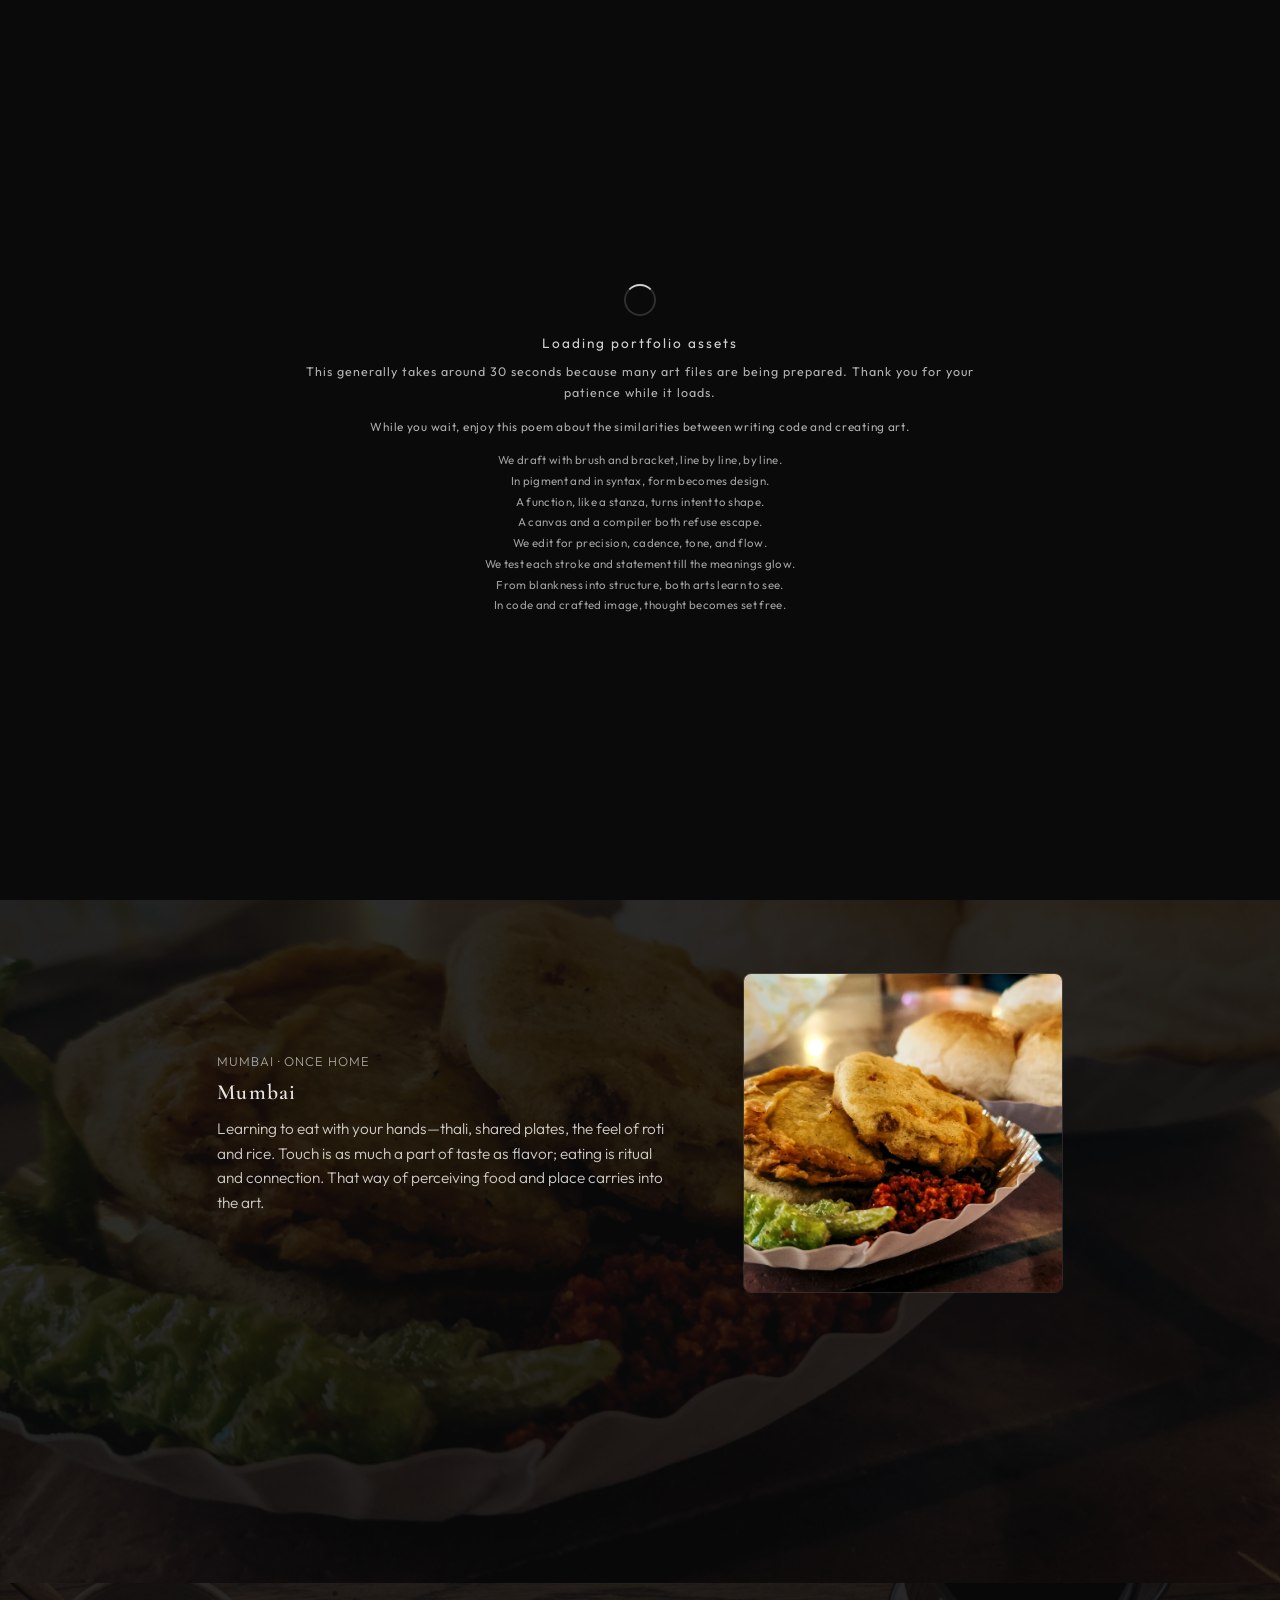
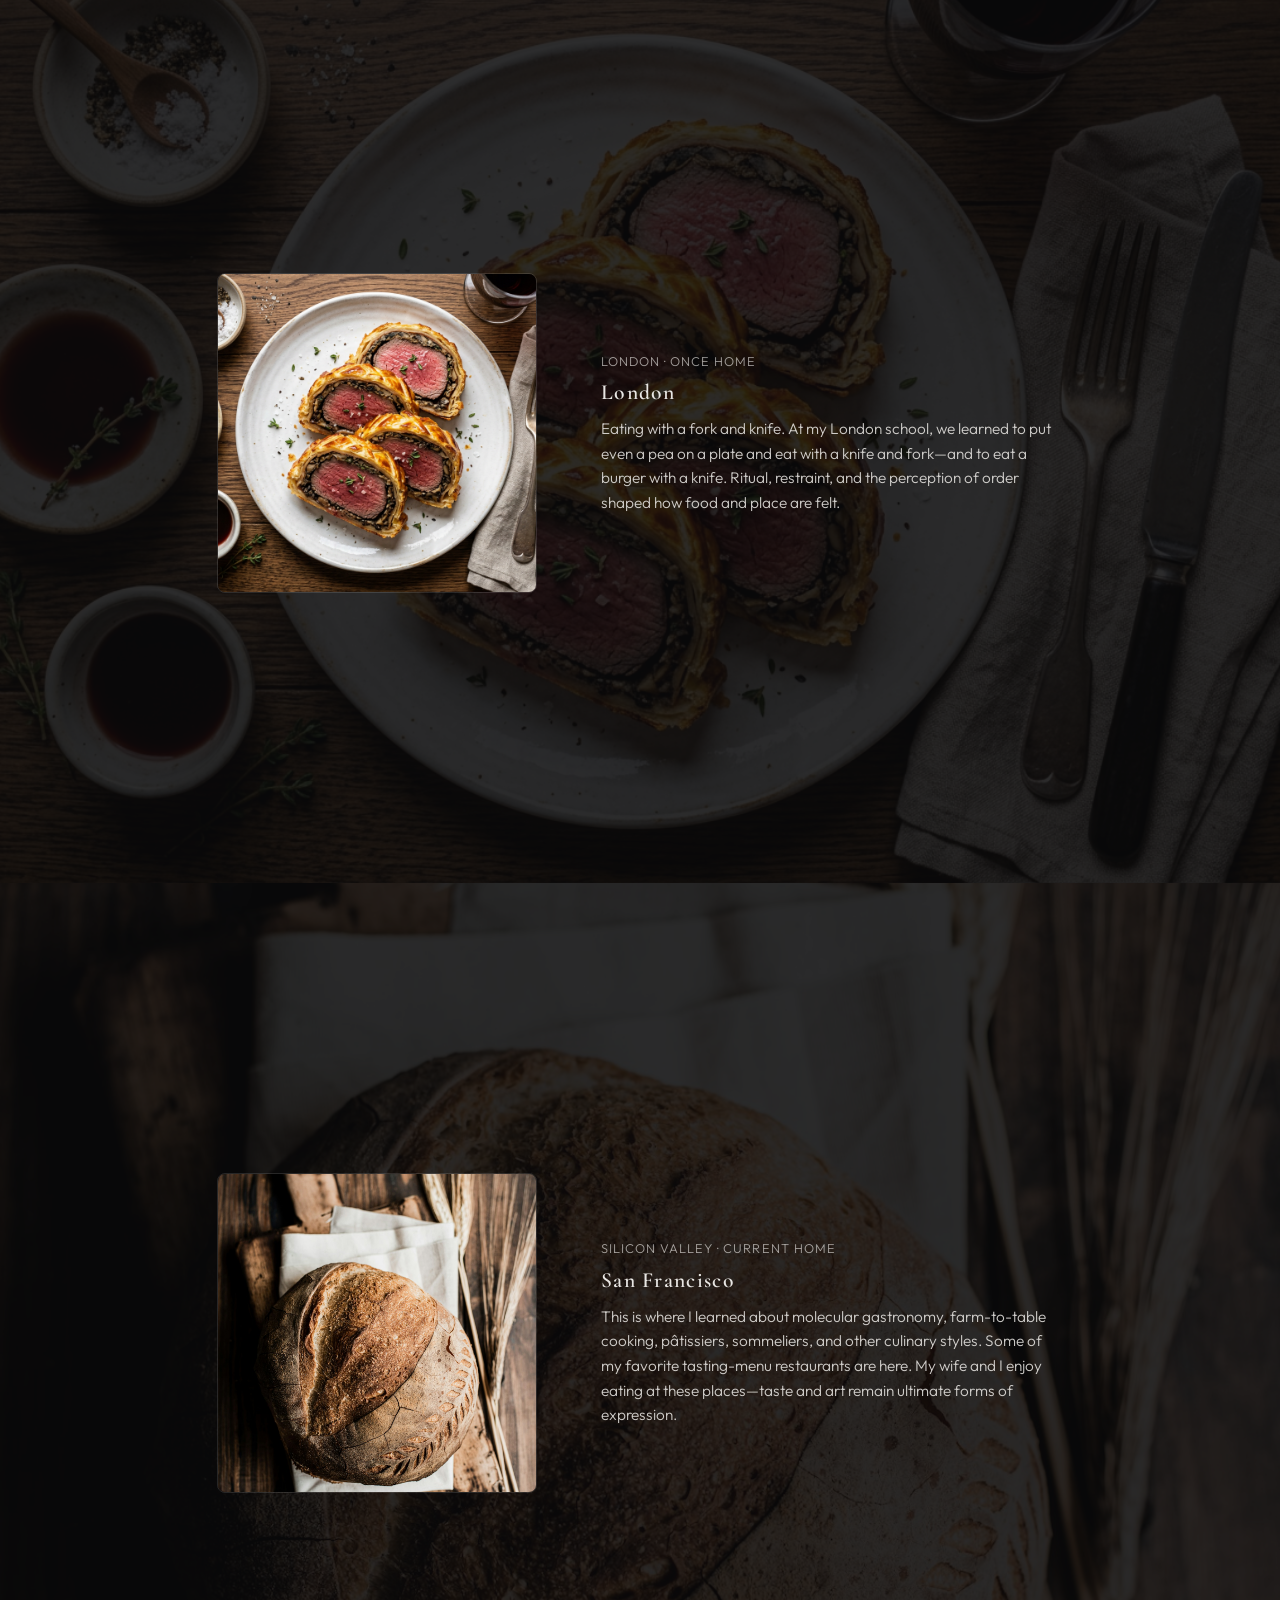
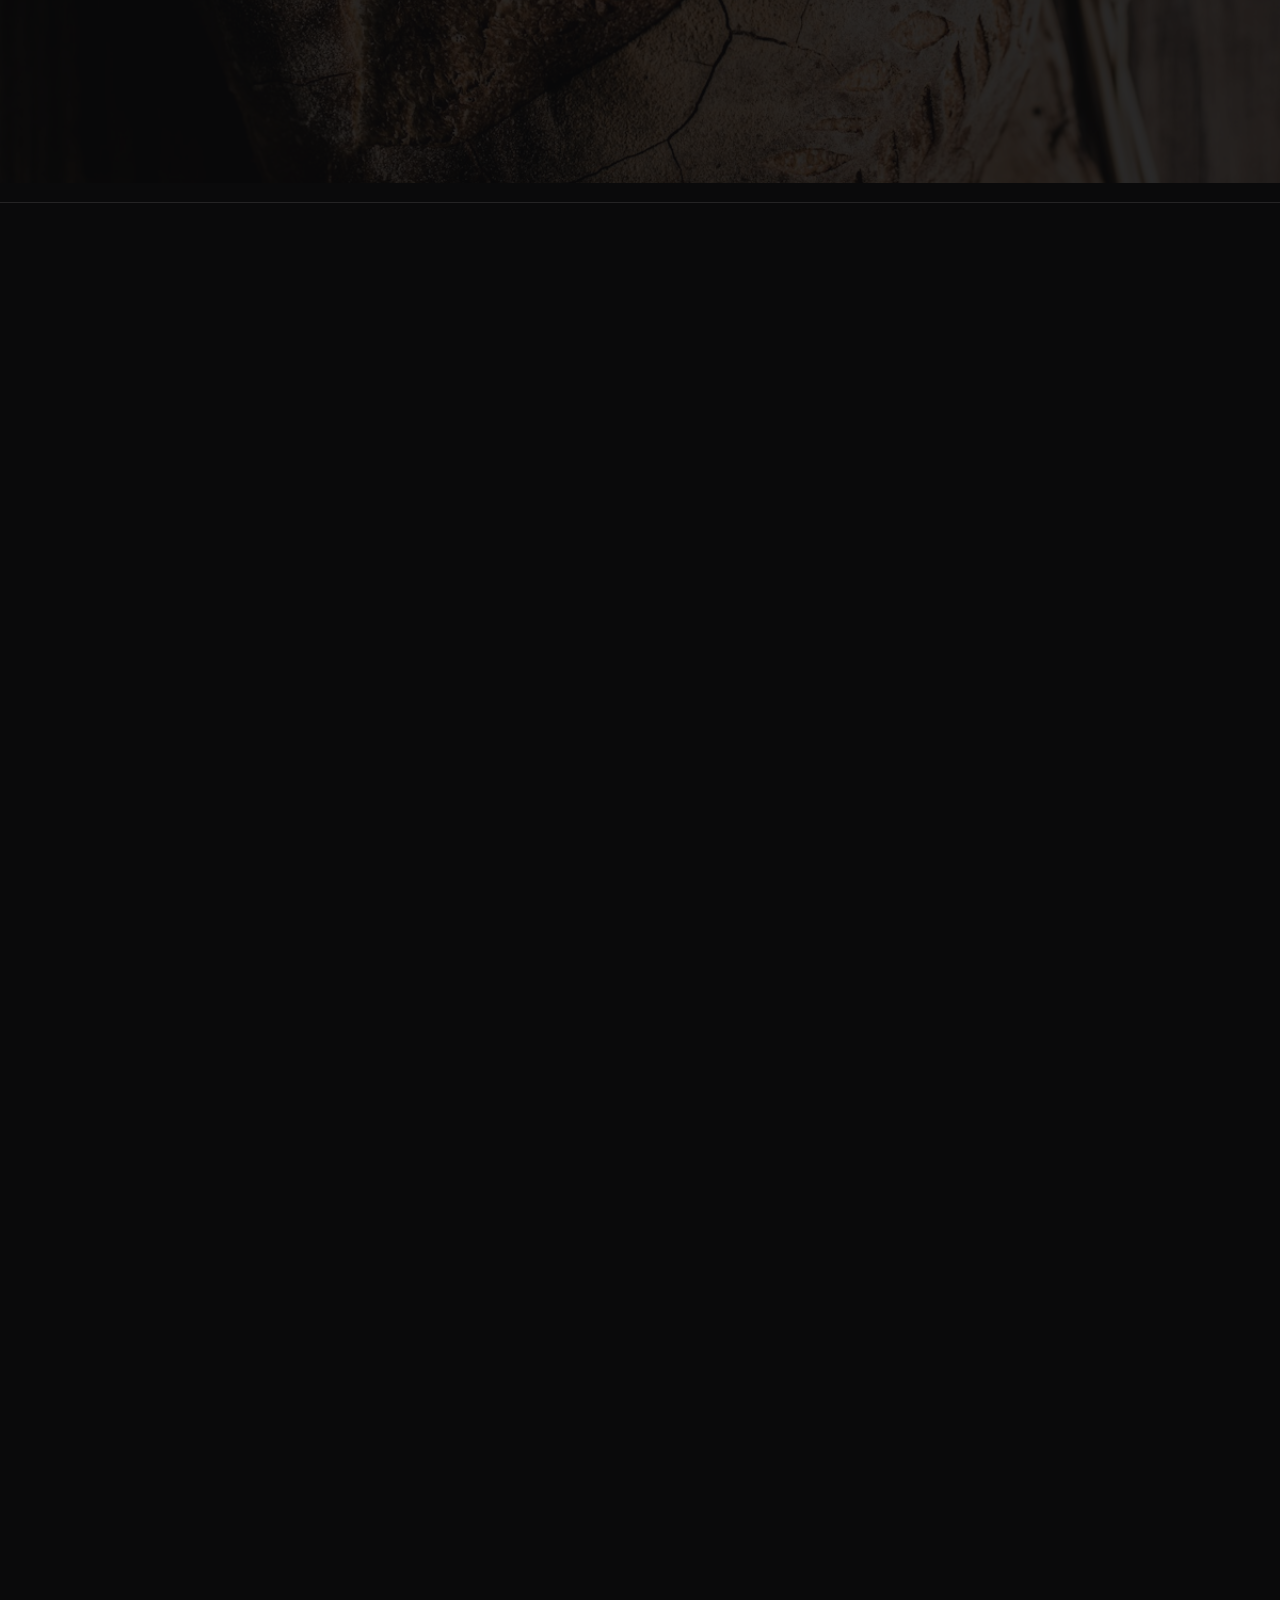
<file: combined/uttarwarart/index.html>
<!DOCTYPE html>
<html lang="en">
<head>
  <meta charset="UTF-8" />
  <meta name="viewport" content="width=device-width, initial-scale=1, viewport-fit=cover" />
  <meta name="theme-color" content="#0a0a0b" />
  <meta name="description" content="Uttarwar Art — interactive 3D portfolio of culinary-inspired artwork by Nicket Uttarwar. Scroll experience; JSON index available for tools." />
  <meta name="robots" content="index, follow, max-image-preview:large" />
  <link rel="canonical" href="https://nicketuttarwar.com/uttarwarart/" />
  <link rel="alternate" type="application/json" title="Artwork index (JSON)" href="data/art-index.json" />
  <meta property="og:type" content="website" />
  <meta property="og:url" content="https://nicketuttarwar.com/uttarwarart/" />
  <meta property="og:title" content="Uttarwar Art — Portfolio" />
  <meta property="og:description" content="Interactive 3D art portfolio — culinary journey and artworks by Nicket Uttarwar." />
  <meta property="og:locale" content="en_US" />
  <meta name="twitter:card" content="summary_large_image" />
  <meta name="twitter:title" content="Uttarwar Art — Portfolio" />
  <meta name="twitter:description" content="Interactive 3D art portfolio — culinary journey and artworks by Nicket Uttarwar." />
  <title>Uttarwar Art — Portfolio</title>
  <script type="application/ld+json">
  {"@context":"https://schema.org","@type":"WebPage","name":"Uttarwar Art — Portfolio","url":"https://nicketuttarwar.com/uttarwarart/","description":"Interactive 3D portfolio of culinary-inspired artwork. Artwork metadata: /uttarwarart/data/art-index.json","inLanguage":"en-US","isPartOf":{"@id":"https://nicketuttarwar.com/#website"},"author":{"@id":"https://nicketuttarwar.com/#person"},"isAccessibleForFree":true}
  </script>
  <link rel="preconnect" href="https://fonts.googleapis.com" />
  <link rel="preconnect" href="https://fonts.gstatic.com" crossorigin />
  <link href="https://fonts.googleapis.com/css2?family=Cormorant+Garamond:ital,wght@0,400;0,600;1,400&family=Outfit:wght@300;500&display=swap" rel="stylesheet" />
  <style>
    * {
      margin: 0;
      padding: 0;
      box-sizing: border-box;
    }
    html {
      scroll-behavior: smooth;
      scroll-padding-top: max(0.75rem, env(safe-area-inset-top, 0px));
    }
    body {
      font-family: 'Outfit', sans-serif;
      background: #0a0a0b;
      color: #e8e6e3;
      overflow-x: hidden;
    }
    .skip-link {
      position: absolute;
      left: -9999px;
      top: 0;
      z-index: 10000;
      padding: 0.75rem 1.25rem;
      background: #12121a;
      color: #e8e6e3;
      border: 2px solid rgba(180, 140, 255, 0.85);
      border-radius: 12px;
      font-weight: 600;
      text-decoration: none;
      font-family: 'Outfit', sans-serif;
    }
    .skip-link:focus {
      left: max(0.75rem, env(safe-area-inset-left, 0px));
      top: max(0.75rem, env(safe-area-inset-top, 0px));
      position: fixed;
    }
    #canvas-wrap {
      position: fixed;
      inset: 0;
      z-index: 0;
    }
    #canvas-wrap canvas {
      display: block;
      width: 100%;
      height: 100%;
    }
    #scroll-spacer {
      height: 300vh;
      pointer-events: none;
      position: relative;
      z-index: 1;
    }
    .title-overlay {
      position: fixed;
      left: 0;
      right: 0;
      top: 0;
      z-index: 2;
      padding: clamp(0.85rem, 2vw, 1.4rem) clamp(1.25rem, 4vw, 2.5rem);
      display: flex;
      justify-content: space-between;
      align-items: center;
      flex-wrap: wrap;
      gap: 0.75rem 1rem;
      background: linear-gradient(to bottom, rgba(10,10,11,0.85) 0%, transparent 100%);
      pointer-events: none;
    }
    .title-overlay h1 {
      font-family: 'Cormorant Garamond', serif;
      font-weight: 600;
      font-size: clamp(1.25rem, 2.5vw, 1.75rem);
      letter-spacing: 0.12em;
      text-transform: uppercase;
    }
    .title-overlay .hint {
      font-size: 0.75rem;
      font-weight: 300;
      letter-spacing: 0.2em;
      opacity: 0.7;
    }
    .title-overlay .back-to-main {
      pointer-events: auto;
      display: inline-flex;
      align-items: center;
      gap: 0.65rem;
      font-family: 'Outfit', sans-serif;
      color: rgba(232, 230, 227, 0.95);
      border: 1px solid rgba(196, 181, 253, 0.45);
      background: rgba(18, 18, 26, 0.75);
      padding: 0.5rem 0.85rem 0.5rem 0.65rem;
      border-radius: 999px;
      text-decoration: none;
      transition: background 0.25s ease, border-color 0.25s ease, box-shadow 0.25s ease;
      flex-shrink: 0;
      box-shadow: 0 0 0 1px rgba(0, 0, 0, 0.35);
    }
    .title-overlay .back-to-main:hover {
      background: rgba(255, 255, 255, 0.08);
      border-color: rgba(196, 181, 253, 0.65);
      box-shadow: 0 4px 20px rgba(0, 0, 0, 0.35);
    }
    .title-overlay .back-to-main-indicator {
      display: flex;
      align-items: center;
      justify-content: center;
      width: 1.75rem;
      height: 1.75rem;
      border-radius: 50%;
      background: rgba(196, 181, 253, 0.18);
      border: 1px solid rgba(196, 181, 253, 0.4);
      font-size: 0.95rem;
      line-height: 1;
      flex-shrink: 0;
    }
    .title-overlay .back-to-main-text {
      display: flex;
      flex-direction: column;
      align-items: flex-start;
      gap: 0.15rem;
      min-width: 0;
    }
    .title-overlay .back-to-main-name {
      font-size: 0.62rem;
      font-weight: 600;
      letter-spacing: 0.16em;
      text-transform: uppercase;
    }
    .title-overlay .back-to-main-sub {
      font-size: 0.55rem;
      font-weight: 400;
      letter-spacing: 0.06em;
      text-transform: none;
      color: rgba(232, 230, 227, 0.72);
      line-height: 1.25;
      max-width: 16rem;
    }
    .progress-dots {
      display: flex;
      flex-direction: column;
      gap: 0.75rem;
      pointer-events: none;
    }
    .progress-dots {
      transition: opacity 0.4s ease;
    }
    .progress-dots .dot {
      width: 6px;
      height: 6px;
      padding: 0;
      border: none;
      border-radius: 50%;
      background: rgba(255,255,255,0.25);
      cursor: pointer;
      pointer-events: auto;
      transition: background 0.3s ease, transform 0.3s ease, box-shadow 0.3s ease;
      -webkit-appearance: none;
      appearance: none;
    }
    .progress-dots .dot.active {
      background: rgba(255,255,255,0.95);
      transform: scale(1.4);
      box-shadow: 0 0 0 6px rgba(196, 181, 253, 0.16);
    }
    .progress-dots .dot:hover,
    .progress-dots .dot:focus-visible {
      background: rgba(255,255,255,0.85);
      transform: scale(1.5);
      box-shadow: 0 0 0 6px rgba(196, 181, 253, 0.12);
      outline: none;
    }

    @media (prefers-reduced-motion: reduce) {
      html { scroll-behavior: auto; }
      #culinary-carousel .carousel-track { animation: none; }
    }

    /* ——— Mobile / notched phones: readable chrome, tappable controls, no clipped overlays ——— */
    @media (max-width: 768px) {
      .title-overlay {
        padding-top: max(clamp(1rem, 3vw, 2rem), env(safe-area-inset-top, 0px));
        padding-left: max(clamp(1rem, 4vw, 2rem), env(safe-area-inset-left, 0px));
        padding-right: max(clamp(1rem, 4vw, 2rem), env(safe-area-inset-right, 0px));
      }
      .title-overlay h1 {
        font-size: clamp(1rem, 4.2vw, 1.45rem);
        flex: 1 1 100%;
        text-align: center;
        order: 2;
      }
      .title-overlay .hint {
        order: 3;
        width: 100%;
        text-align: center;
      }
      .title-overlay .back-to-main {
        order: 1;
        min-height: 44px;
        padding: 0.55rem 1rem;
        align-self: flex-start;
      }
      .scroll-progress-wrap {
        right: max(0.5rem, env(safe-area-inset-right, 0px));
        top: auto;
        bottom: max(5.75rem, calc(env(safe-area-inset-bottom, 0px) + 4.25rem));
        transform: none;
        padding: 0.55rem 0.45rem;
        max-height: min(38vh, 320px);
        overflow-y: auto;
        -webkit-overflow-scrolling: touch;
        overscroll-behavior: contain;
      }
      .piece-label-wrap {
        bottom: max(clamp(0.85rem, 3vw, 1.5rem), env(safe-area-inset-bottom, 0px));
        left: max(clamp(1rem, 4vw, 2rem), env(safe-area-inset-left, 0px));
        right: max(0.75rem, env(safe-area-inset-right, 0px));
        max-width: none;
      }
      .piece-label-row {
        max-width: 100%;
      }
      #culinary-carousel {
        padding-top: max(clamp(4rem, 12vh, 6rem), calc(env(safe-area-inset-top, 0px) + 2.5rem));
      }
      #about .culture-block,
      #about .culture-block:nth-child(2),
      #about .culture-block:nth-child(3),
      #about .culture-block:nth-child(4) {
        flex-direction: column !important;
        min-height: min(100dvh, 960px);
        gap: 1.5rem;
        padding: clamp(1.5rem, 4vw, 2.5rem) max(1rem, env(safe-area-inset-left, 0px)) clamp(2rem, 5vw, 3rem) max(1rem, env(safe-area-inset-right, 0px));
      }
      #about .culture-image-wrap {
        flex-shrink: 0;
      }
      #about .culture-image-wrap img {
        width: min(100%, 280px);
        height: min(100vw, 280px);
        max-height: 72vw;
      }
      #about .section-badge {
        left: max(1rem, env(safe-area-inset-left, 0px));
      }
    }

    @supports not (min-height: 100dvh) {
      @media (max-width: 768px) {
        #about .culture-block,
        #about .culture-block:nth-child(2),
        #about .culture-block:nth-child(3),
        #about .culture-block:nth-child(4) {
          min-height: min(100vh, 960px);
        }
      }
    }

    /* ——— Right-side scroll section: progress bar + artwork navigation ——— */
    .scroll-progress-wrap {
      position: fixed;
      right: clamp(1rem, 3vw, 2rem);
      top: 50%;
      transform: translateY(-50%);
      z-index: 2;
      display: flex;
      flex-direction: column;
      align-items: center;
      gap: 0.5rem;
      pointer-events: none;
      padding: 1rem 0.75rem;
      background: rgba(10, 10, 11, 0.6);
      border: 1px solid rgba(232, 230, 227, 0.15);
      border-radius: 12px;
      box-shadow: 0 4px 24px rgba(0, 0, 0, 0.3);
    }
    .scroll-progress-wrap .scroll-section-label {
      font-size: 0.55rem;
      font-weight: 500;
      letter-spacing: 0.25em;
      text-transform: uppercase;
      color: rgba(232, 230, 227, 0.45);
      margin-bottom: 0.25rem;
    }
    .scroll-progress-wrap .scroll-section-dots {
      display: flex;
      flex-direction: column;
      align-items: center;
      gap: 0.35rem;
      pointer-events: auto;
    }
    .scroll-progress-wrap .scroll-progress-about,
    .scroll-progress-wrap .scroll-progress-artworks {
      font-size: 0.6rem;
      font-weight: 500;
      letter-spacing: 0.15em;
      text-transform: uppercase;
      opacity: 0.6;
    }
    .scroll-progress-wrap .progress-dots {
      margin-top: 0;
    }
    /* Current artwork label (updates when scrolling through artworks) */
    .piece-label-wrap {
      position: fixed;
      bottom: clamp(0.75rem, 2vw, 1.35rem);
      left: clamp(1.25rem, 4vw, 2.5rem);
      z-index: 2;
      pointer-events: none;
    }
    .piece-label-wrap .piece-label-doc {
      font-size: 0.55rem;
      font-weight: 500;
      letter-spacing: 0.2em;
      text-transform: uppercase;
      color: rgba(232, 230, 227, 0.5);
      margin-bottom: 0.2rem;
    }
    .piece-label-row {
      display: flex;
      flex-wrap: wrap;
      align-items: baseline;
      gap: 0.5rem 1.25rem;
      max-width: min(92vw, 56rem);
    }
    .piece-label {
      transition: opacity 0.4s ease;
      font-family: 'Cormorant Garamond', serif;
      font-size: clamp(0.9rem, 1.5vw, 1.1rem);
      font-weight: 400;
      letter-spacing: 0.08em;
      opacity: 0.85;
    }
    .piece-label-note {
      font-family: 'Outfit', sans-serif;
      font-size: clamp(0.62rem, 1.1vw, 0.72rem);
      font-weight: 300;
      font-style: italic;
      letter-spacing: 0.04em;
      line-height: 1.45;
      color: rgba(232, 230, 227, 0.62);
      max-width: 28rem;
      margin: 0;
      padding: 0;
      border-left: 2px solid rgba(196, 181, 253, 0.35);
      padding-left: 0.75rem;
      opacity: 0;
      visibility: hidden;
      transition: opacity 0.35s ease;
    }
    .piece-label-note.is-visible {
      font-style: italic;
      opacity: 1;
      visibility: visible;
    }
    #loading {
      position: fixed;
      inset: 0;
      z-index: 10;
      background: #0a0a0b;
      display: flex;
      align-items: center;
      justify-content: center;
      flex-direction: column;
      gap: 1rem;
      transition: opacity 0.5s ease;
    }
    #loading.hidden {
      opacity: 0;
      pointer-events: none;
    }
    #loading .spinner {
      width: 32px;
      height: 32px;
      border: 2px solid rgba(255,255,255,0.15);
      border-top-color: rgba(255,255,255,0.8);
      border-radius: 50%;
      animation: spin 0.8s linear infinite;
    }
    @keyframes spin { to { transform: rotate(360deg); } }
    #loading .text {
      font-size: 0.85rem;
      letter-spacing: 0.15em;
      opacity: 0.9;
      text-align: center;
      max-width: min(92vw, 46rem);
      line-height: 1.65;
      padding: 0 1.25rem;
    }
    #loading .notice {
      display: block;
      margin-top: 0.5rem;
      font-size: 0.78rem;
      letter-spacing: 0.08em;
      text-transform: none;
      opacity: 0.85;
    }
    #loading .poem {
      margin-top: 0.85rem;
      font-size: 0.72rem;
      letter-spacing: 0.03em;
      opacity: 0.75;
      line-height: 1.8;
      text-transform: none;
    }
    #loading .poem-intro {
      display: block;
      margin-top: 0.85rem;
      font-size: 0.74rem;
      letter-spacing: 0.06em;
      opacity: 0.82;
      text-transform: none;
    }

    /* ——— Culinary carousel: edge-to-edge, continuous scroll ——— */
    #culinary-carousel {
      position: relative;
      z-index: 1;
      padding-top: clamp(4.5rem, 14vh, 7rem);
      padding-bottom: clamp(1.5rem, 4vw, 2.5rem);
      padding-left: 0;
      padding-right: 0;
      width: 100vw;
      margin-left: calc(-50vw + 50%);
      background: linear-gradient(to bottom, rgba(10,10,11,0.4) 0%, rgba(10,10,11,0.75) 100%);
      border-bottom: 1px solid rgba(232, 230, 227, 0.1);
      overflow: hidden;
    }
    #culinary-carousel .carousel-inner {
      width: 100%;
      max-width: none;
      overflow: hidden;
    }
    #culinary-carousel .carousel-track {
      display: flex;
      width: 200%;
      animation: culinary-scroll 60s linear infinite;
    }
    @keyframes culinary-scroll {
      0% { transform: translateX(0); }
      100% { transform: translateX(-50%); }
    }
    #culinary-carousel .carousel-slide {
      flex: 0 0 8.333%;
      position: relative;
      height: 100px;
    }
    #culinary-carousel .carousel-slide .slide-icon {
      position: absolute;
      inset: 0;
      display: flex;
      align-items: center;
      justify-content: center;
      padding: 1.5rem;
    }
    #culinary-carousel .carousel-slide .slide-icon svg {
      width: 100%;
      height: 100%;
      object-fit: contain;
      display: block;
    }
    #culinary-carousel .carousel-slide .slide-caption {
      position: absolute;
      bottom: 0;
      left: 0;
      right: 0;
      padding: 1rem 1.25rem;
      background: linear-gradient(to top, rgba(0,0,0,0.85), transparent);
      font-size: 0.7rem;
      font-weight: 500;
      letter-spacing: 0.2em;
      text-transform: uppercase;
      color: rgba(232, 230, 227, 0.9);
    }

    /* About section: intro (50vh) + 3 culture blocks (100vh each) = 350vh */
    /* ——— Above section: About (intro + culture blocks) ——— */
    #about {
      min-height: 350vh;
      position: relative;
      z-index: 1;
      border-bottom: 1px solid rgba(232, 230, 227, 0.12);
    }
    #about .section-badge {
      position: sticky;
      top: clamp(4rem, 12vh, 6rem);
      left: clamp(1.5rem, 5vw, 3rem);
      z-index: 2;
      font-size: 0.6rem;
      font-weight: 500;
      letter-spacing: 0.2em;
      text-transform: uppercase;
      color: rgba(232, 230, 227, 0.5);
      margin-bottom: -2rem;
      pointer-events: none;
    }
    #about .about-intro {
      min-height: 50vh;
      display: flex;
      flex-direction: column;
      align-items: center;
      justify-content: center;
      text-align: center;
      padding: clamp(2rem, 6vw, 4rem) clamp(1.5rem, 5vw, 3rem);
    }
    #about .about-heading {
      font-family: 'Cormorant Garamond', serif;
      font-weight: 600;
      font-size: clamp(1.5rem, 3vw, 2rem);
      letter-spacing: 0.06em;
      color: #e8e6e3;
      margin-bottom: clamp(1rem, 2vw, 1.5rem);
    }
    #about .about-text {
      font-size: clamp(0.9rem, 1.4vw, 1.05rem);
      font-weight: 300;
      line-height: 1.65;
      color: rgba(232, 230, 227, 0.9);
      max-width: 48ch;
    }
    #about .culture-block {
      min-height: 100vh;
      display: flex;
      align-items: center;
      justify-content: center;
      gap: clamp(2rem, 5vw, 4rem);
      padding: clamp(2rem, 5vw, 3rem) clamp(1.5rem, 5vw, 3rem);
      position: relative;
      overflow: hidden;
    }
    #about .culture-block::before {
      content: '';
      position: absolute;
      inset: 0;
      background-image: var(--bg-image);
      background-size: cover;
      background-position: center;
      opacity: 0.14;
      z-index: 0;
    }
    #about .culture-block > * {
      position: relative;
      z-index: 1;
    }
    #about .culture-block:nth-child(2) { flex-direction: row; }
    #about .culture-block:nth-child(3) { flex-direction: row-reverse; }
    #about .culture-block:nth-child(4) { flex-direction: row; }
    #about .culture-image-wrap {
      flex-shrink: 0;
      will-change: transform;
    }
    #about .culture-image-wrap img {
      width: clamp(180px, 28vw, 320px);
      height: clamp(180px, 28vw, 320px);
      object-fit: cover;
      border-radius: 8px;
      border: 1px solid rgba(255,255,255,0.12);
      display: block;
    }
    #about .culture-text {
      max-width: 42ch;
    }
    #about .culture-text h3 {
      font-family: 'Cormorant Garamond', serif;
      font-weight: 600;
      font-size: clamp(1.1rem, 2vw, 1.35rem);
      letter-spacing: 0.06em;
      margin-bottom: 0.75rem;
      color: #e8e6e3;
    }
    #about .culture-text p {
      font-size: clamp(0.85rem, 1.2vw, 1rem);
      font-weight: 300;
      line-height: 1.6;
      color: rgba(232, 230, 227, 0.88);
    }
    #about .culture-text .home-note {
      font-size: clamp(0.75rem, 1vw, 0.85rem);
      letter-spacing: 0.08em;
      text-transform: uppercase;
      opacity: 0.75;
      margin-bottom: 0.5rem;
    }
  </style>
</head>
<body>
  <a class="skip-link" href="#culinary-carousel">Skip to main content</a>
  <noscript>
    <p style="padding:1rem 1.5rem;background:#12121a;color:#e8e6e3;font-family:'Outfit',sans-serif;line-height:1.6;max-width:52ch;margin:0 auto;">Uttarwar Art is an interactive portfolio; full experience uses JavaScript. For machine-readable artwork titles, food pairings, and file structure, use <a href="data/art-index.json" style="color:#c4b5fd;">art-index.json</a>. Return to <a href="../" style="color:#c4b5fd;">Nicket Uttarwar — main site</a>.</p>
  </noscript>
  <div id="loading" role="status" aria-live="polite">
    <div class="spinner" aria-hidden="true"></div>
    <div class="text">
      <span>Loading portfolio assets</span>
      <span class="notice">This generally takes around 30 seconds because many art files are being prepared. Thank you for your patience while it loads.</span>
      <span class="poem-intro">While you wait, enjoy this poem about the similarities between writing code and creating art.</span>
      <p class="poem">
        We draft with brush and bracket, line by line, by line.<br>
        In pigment and in syntax, form becomes design.<br>
        A function, like a stanza, turns intent to shape.<br>
        A canvas and a compiler both refuse escape.<br>
        We edit for precision, cadence, tone, and flow.<br>
        We test each stroke and statement till the meanings glow.<br>
        From blankness into structure, both arts learn to see.<br>
        In code and crafted image, thought becomes set free.
      </p>
    </div>
  </div>

  <section id="culinary-carousel" tabindex="-1" aria-label="Culinary journey: kitchen tools">
    <div class="carousel-inner">
      <div class="carousel-track" id="carousel-track">
        <div class="carousel-slide">
          <div class="slide-icon" aria-hidden="true"><svg viewBox="0 0 64 64" fill="none" xmlns="http://www.w3.org/2000/svg" stroke="rgba(232,230,227,0.9)" stroke-width="1.5" stroke-linecap="round" stroke-linejoin="round"><path d="M32 8v48M28 12h8M26 20h12M24 28h16M22 36h20M24 44h16"/><ellipse cx="32" cy="54" rx="6" ry="2"/></svg></div>
          <span class="slide-caption">Whisk</span>
        </div>
        <div class="carousel-slide">
          <div class="slide-icon" aria-hidden="true"><svg viewBox="0 0 64 64" fill="none" xmlns="http://www.w3.org/2000/svg" stroke="rgba(232,230,227,0.9)" stroke-width="1.5" stroke-linecap="round" stroke-linejoin="round"><rect x="20" y="44" width="24" height="4" rx="1"/><path d="M32 44V28M28 28h8"/><path d="M32 28l-4-8h8l-4 8"/><circle cx="32" cy="16" r="4"/><path d="M20 20h24M18 24h28"/><ellipse cx="32" cy="22" rx="8" ry="3"/></svg></div>
          <span class="slide-caption">Weight scale</span>
        </div>
        <div class="carousel-slide">
          <div class="slide-icon" aria-hidden="true"><svg viewBox="0 0 64 64" fill="none" xmlns="http://www.w3.org/2000/svg" stroke="rgba(232,230,227,0.9)" stroke-width="1.5" stroke-linecap="round" stroke-linejoin="round"><rect x="18" y="12" width="28" height="36" rx="2"/><path d="M32 12v-4M28 8h8"/><path d="M24 52h16M28 56h8"/><circle cx="32" cy="28" r="4"/></svg></div>
          <span class="slide-caption">Blender</span>
        </div>
        <div class="carousel-slide">
          <div class="slide-icon" aria-hidden="true"><svg viewBox="0 0 64 64" fill="none" xmlns="http://www.w3.org/2000/svg" stroke="rgba(232,230,227,0.9)" stroke-width="1.5" stroke-linecap="round" stroke-linejoin="round"><path d="M20 20v24M44 20v24M20 32c0 6 5 10 12 10s12-4 12-10M32 42v6M28 48h8"/></svg></div>
          <span class="slide-caption">Tongs</span>
        </div>
        <div class="carousel-slide">
          <div class="slide-icon" aria-hidden="true"><svg viewBox="0 0 64 64" fill="none" xmlns="http://www.w3.org/2000/svg" stroke="rgba(232,230,227,0.9)" stroke-width="1.5" stroke-linecap="round" stroke-linejoin="round"><path d="M18 18h28l-4 28H22L18 18z"/><path d="M22 18V14a4 4 0 0 1 4-4h12a4 4 0 0 1 4 4v4"/></svg></div>
          <span class="slide-caption">Spatula</span>
        </div>
        <div class="carousel-slide">
          <div class="slide-icon" aria-hidden="true"><svg viewBox="0 0 64 64" fill="none" xmlns="http://www.w3.org/2000/svg" stroke="rgba(232,230,227,0.9)" stroke-width="1.5" stroke-linecap="round" stroke-linejoin="round"><circle cx="32" cy="32" r="12"/><path d="M32 20v24M26 26h12M26 32h12M26 38h12"/><path d="M20 32c0-2 1-4 2-5M44 32c0 2-1 4-2 5"/></svg></div>
          <span class="slide-caption">Kitchen scissors</span>
        </div>
        <div class="carousel-slide">
          <div class="slide-icon" aria-hidden="true"><svg viewBox="0 0 64 64" fill="none" xmlns="http://www.w3.org/2000/svg" stroke="rgba(232,230,227,0.9)" stroke-width="1.5" stroke-linecap="round" stroke-linejoin="round"><path d="M32 8l4 44H28L32 8z"/><path d="M20 52h24M28 20l-8 32M36 20l8 32"/></svg></div>
          <span class="slide-caption">Knife</span>
        </div>
        <div class="carousel-slide">
          <div class="slide-icon" aria-hidden="true"><svg viewBox="0 0 64 64" fill="none" xmlns="http://www.w3.org/2000/svg" stroke="rgba(232,230,227,0.9)" stroke-width="1.5" stroke-linecap="round" stroke-linejoin="round"><path d="M28 14c-4 0-8 4-8 10v24h24V24c0-6-4-10-8-10M32 48v4M28 52h8"/><path d="M36 20l-4 20M32 24l-4 16"/></svg></div>
          <span class="slide-caption">Ladle & wooden spoon</span>
        </div>
        <div class="carousel-slide">
          <div class="slide-icon" aria-hidden="true"><svg viewBox="0 0 64 64" fill="none" xmlns="http://www.w3.org/2000/svg" stroke="rgba(232,230,227,0.9)" stroke-width="1.5" stroke-linecap="round" stroke-linejoin="round"><path d="M24 16h6l18 36H24L24 16z"/><path d="M30 16V12a3 3 0 0 1 6 0v4"/><path d="M26 24h14M24 32h18"/></svg></div>
          <span class="slide-caption">Peeler</span>
        </div>
        <div class="carousel-slide">
          <div class="slide-icon" aria-hidden="true"><svg viewBox="0 0 64 64" fill="none" xmlns="http://www.w3.org/2000/svg" stroke="rgba(232,230,227,0.9)" stroke-width="1.5" stroke-linecap="round" stroke-linejoin="round"><rect x="18" y="14" width="28" height="36" rx="1"/><path d="M22 22h4M22 28h4M22 34h4M22 40h4M34 22h4M34 28h4M34 34h4M34 40h4M26 22h4M26 28h4M26 34h4M26 40h4"/></svg></div>
          <span class="slide-caption">Grater</span>
        </div>
        <div class="carousel-slide">
          <div class="slide-icon" aria-hidden="true"><svg viewBox="0 0 64 64" fill="none" xmlns="http://www.w3.org/2000/svg" stroke="rgba(232,230,227,0.9)" stroke-width="1.5" stroke-linecap="round" stroke-linejoin="round"><ellipse cx="32" cy="32" rx="20" ry="8"/><path d="M12 32h40"/><path d="M20 24v16M44 24v16"/></svg></div>
          <span class="slide-caption">Rolling pin</span>
        </div>
        <div class="carousel-slide">
          <div class="slide-icon" aria-hidden="true"><svg viewBox="0 0 64 64" fill="none" xmlns="http://www.w3.org/2000/svg" stroke="rgba(232,230,227,0.9)" stroke-width="1.5" stroke-linecap="round" stroke-linejoin="round"><path d="M22 20h20l-2 32H24L22 20z"/><path d="M26 28h12M26 34h12M26 40h12"/><path d="M28 16V12M36 16V12"/></svg></div>
          <span class="slide-caption">Measuring cups</span>
        </div>
        <!-- Duplicated set for seamless infinite scroll -->
        <div class="carousel-slide">
          <div class="slide-icon" aria-hidden="true"><svg viewBox="0 0 64 64" fill="none" xmlns="http://www.w3.org/2000/svg" stroke="rgba(232,230,227,0.9)" stroke-width="1.5" stroke-linecap="round" stroke-linejoin="round"><path d="M32 8v48M28 12h8M26 20h12M24 28h16M22 36h20M24 44h16"/><ellipse cx="32" cy="54" rx="6" ry="2"/></svg></div>
          <span class="slide-caption">Whisk</span>
        </div>
        <div class="carousel-slide">
          <div class="slide-icon" aria-hidden="true"><svg viewBox="0 0 64 64" fill="none" xmlns="http://www.w3.org/2000/svg" stroke="rgba(232,230,227,0.9)" stroke-width="1.5" stroke-linecap="round" stroke-linejoin="round"><rect x="20" y="44" width="24" height="4" rx="1"/><path d="M32 44V28M28 28h8"/><path d="M32 28l-4-8h8l-4 8"/><circle cx="32" cy="16" r="4"/><path d="M20 20h24M18 24h28"/><ellipse cx="32" cy="22" rx="8" ry="3"/></svg></div>
          <span class="slide-caption">Weight scale</span>
        </div>
        <div class="carousel-slide">
          <div class="slide-icon" aria-hidden="true"><svg viewBox="0 0 64 64" fill="none" xmlns="http://www.w3.org/2000/svg" stroke="rgba(232,230,227,0.9)" stroke-width="1.5" stroke-linecap="round" stroke-linejoin="round"><rect x="18" y="12" width="28" height="36" rx="2"/><path d="M32 12v-4M28 8h8"/><path d="M24 52h16M28 56h8"/><circle cx="32" cy="28" r="4"/></svg></div>
          <span class="slide-caption">Blender</span>
        </div>
        <div class="carousel-slide">
          <div class="slide-icon" aria-hidden="true"><svg viewBox="0 0 64 64" fill="none" xmlns="http://www.w3.org/2000/svg" stroke="rgba(232,230,227,0.9)" stroke-width="1.5" stroke-linecap="round" stroke-linejoin="round"><path d="M20 20v24M44 20v24M20 32c0 6 5 10 12 10s12-4 12-10M32 42v6M28 48h8"/></svg></div>
          <span class="slide-caption">Tongs</span>
        </div>
        <div class="carousel-slide">
          <div class="slide-icon" aria-hidden="true"><svg viewBox="0 0 64 64" fill="none" xmlns="http://www.w3.org/2000/svg" stroke="rgba(232,230,227,0.9)" stroke-width="1.5" stroke-linecap="round" stroke-linejoin="round"><path d="M18 18h28l-4 28H22L18 18z"/><path d="M22 18V14a4 4 0 0 1 4-4h12a4 4 0 0 1 4 4v4"/></svg></div>
          <span class="slide-caption">Spatula</span>
        </div>
        <div class="carousel-slide">
          <div class="slide-icon" aria-hidden="true"><svg viewBox="0 0 64 64" fill="none" xmlns="http://www.w3.org/2000/svg" stroke="rgba(232,230,227,0.9)" stroke-width="1.5" stroke-linecap="round" stroke-linejoin="round"><circle cx="32" cy="32" r="12"/><path d="M32 20v24M26 26h12M26 32h12M26 38h12"/><path d="M20 32c0-2 1-4 2-5M44 32c0 2-1 4-2 5"/></svg></div>
          <span class="slide-caption">Kitchen scissors</span>
        </div>
        <div class="carousel-slide">
          <div class="slide-icon" aria-hidden="true"><svg viewBox="0 0 64 64" fill="none" xmlns="http://www.w3.org/2000/svg" stroke="rgba(232,230,227,0.9)" stroke-width="1.5" stroke-linecap="round" stroke-linejoin="round"><path d="M32 8l4 44H28L32 8z"/><path d="M20 52h24M28 20l-8 32M36 20l8 32"/></svg></div>
          <span class="slide-caption">Knife</span>
        </div>
        <div class="carousel-slide">
          <div class="slide-icon" aria-hidden="true"><svg viewBox="0 0 64 64" fill="none" xmlns="http://www.w3.org/2000/svg" stroke="rgba(232,230,227,0.9)" stroke-width="1.5" stroke-linecap="round" stroke-linejoin="round"><path d="M28 14c-4 0-8 4-8 10v24h24V24c0-6-4-10-8-10M32 48v4M28 52h8"/><path d="M36 20l-4 20M32 24l-4 16"/></svg></div>
          <span class="slide-caption">Ladle & wooden spoon</span>
        </div>
        <div class="carousel-slide">
          <div class="slide-icon" aria-hidden="true"><svg viewBox="0 0 64 64" fill="none" xmlns="http://www.w3.org/2000/svg" stroke="rgba(232,230,227,0.9)" stroke-width="1.5" stroke-linecap="round" stroke-linejoin="round"><path d="M24 16h6l18 36H24L24 16z"/><path d="M30 16V12a3 3 0 0 1 6 0v4"/><path d="M26 24h14M24 32h18"/></svg></div>
          <span class="slide-caption">Peeler</span>
        </div>
        <div class="carousel-slide">
          <div class="slide-icon" aria-hidden="true"><svg viewBox="0 0 64 64" fill="none" xmlns="http://www.w3.org/2000/svg" stroke="rgba(232,230,227,0.9)" stroke-width="1.5" stroke-linecap="round" stroke-linejoin="round"><rect x="18" y="14" width="28" height="36" rx="1"/><path d="M22 22h4M22 28h4M22 34h4M22 40h4M34 22h4M34 28h4M34 34h4M34 40h4M26 22h4M26 28h4M26 34h4M26 40h4"/></svg></div>
          <span class="slide-caption">Grater</span>
        </div>
        <div class="carousel-slide">
          <div class="slide-icon" aria-hidden="true"><svg viewBox="0 0 64 64" fill="none" xmlns="http://www.w3.org/2000/svg" stroke="rgba(232,230,227,0.9)" stroke-width="1.5" stroke-linecap="round" stroke-linejoin="round"><ellipse cx="32" cy="32" rx="20" ry="8"/><path d="M12 32h40"/><path d="M20 24v16M44 24v16"/></svg></div>
          <span class="slide-caption">Rolling pin</span>
        </div>
        <div class="carousel-slide">
          <div class="slide-icon" aria-hidden="true"><svg viewBox="0 0 64 64" fill="none" xmlns="http://www.w3.org/2000/svg" stroke="rgba(232,230,227,0.9)" stroke-width="1.5" stroke-linecap="round" stroke-linejoin="round"><path d="M22 20h20l-2 32H24L22 20z"/><path d="M26 28h12M26 34h12M26 40h12"/><path d="M28 16V12M36 16V12"/></svg></div>
          <span class="slide-caption">Measuring cups</span>
        </div>
      </div>
    </div>
  </section>

  <section id="about" aria-label="Culinary journey and the artist">
    <p class="section-badge" aria-hidden="true">Above: Culinary journey</p>
    <div class="about-intro">
      <h2 class="about-heading">Taste, flavor, perception</h2>
      <p class="about-text">
        The culinary journey above and the artwork below are one practice. Nicket’s life is grounded in food, ritual, and a holistic way of being—taste and flavor, street and ceremony, tradition and experiment, all felt through the senses and through spirit. That same attention—how we perceive place, memory, and the body—flows into the art and design you see here. Mumbai and London were once home; Silicon Valley is home now. This site is the bridge between that inner life and the work it makes visible.
      </p>
    </div>
    <div class="culture-block culture-block-mumbai" data-culture="0" style="--bg-image: url('data/static/vada-pav.jpg');">
      <div class="culture-image-wrap" id="about-img-mumbai" data-fly="left">
        <img src="data/static/vada-pav.jpg" alt="Vada pav — Mumbai street food" width="320" height="320" />
      </div>
      <div class="culture-text">
        <p class="home-note">Mumbai · once home</p>
        <h3>Mumbai</h3>
        <p>Learning to eat with your hands—thali, shared plates, the feel of roti and rice. Touch is as much a part of taste as flavor; eating is ritual and connection. That way of perceiving food and place carries into the art.</p>
      </div>
    </div>
    <div class="culture-block culture-block-london" data-culture="1" style="--bg-image: url('data/static/beef-wellington.jpg');">
      <div class="culture-image-wrap" id="about-img-london" data-fly="right">
        <img src="data/static/beef-wellington.jpg" alt="Beef Wellington — London" width="320" height="320" />
      </div>
      <div class="culture-text">
        <p class="home-note">London · once home</p>
        <h3>London</h3>
        <p>Eating with a fork and knife. At my London school, we learned to put even a pea on a plate and eat with a knife and fork—and to eat a burger with a knife. Ritual, restraint, and the perception of order shaped how food and place are felt.</p>
      </div>
    </div>
    <div class="culture-block culture-block-sf" data-culture="2" style="--bg-image: url('data/static/sourdough.jpg');">
      <div class="culture-image-wrap" id="about-img-sf" data-fly="left">
        <img src="data/static/sourdough.jpg" alt="Sourdough bread — San Francisco" width="320" height="320" />
      </div>
      <div class="culture-text">
        <p class="home-note">Silicon Valley · current home</p>
        <h3>San Francisco</h3>
        <p>This is where I learned about molecular gastronomy, farm-to-table cooking, pâtissiers, sommeliers, and other culinary styles. Some of my favorite tasting-menu restaurants are here. My wife and I enjoy eating at these places—taste and art remain ultimate forms of expression.</p>
      </div>
    </div>
  </section>

  <div id="canvas-wrap"></div>
  <div class="title-overlay">
    <a href="../" class="back-to-main" aria-label="Nicket Uttarwar — go to portfolio home site" title="Go to the main portfolio website (home)">
      <span class="back-to-main-indicator" aria-hidden="true">←</span>
      <span class="back-to-main-text">
        <span class="back-to-main-name">Nicket Uttarwar</span>
        <span class="back-to-main-sub">Portfolio home — leave this art experience</span>
      </span>
    </a>
    <h1>Uttarwar Art</h1>
    <span class="hint">Scroll</span>
  </div>
  <div class="scroll-progress-wrap" aria-label="Scroll position: About and Artworks">
    <span class="scroll-section-label">Scroll</span>
    <div class="scroll-section-dots">
      <span class="scroll-progress-about">About</span>
      <div class="progress-dots progress-dots-about" id="progress-dots-about" aria-hidden="true"></div>
    </div>
    <div class="scroll-section-dots">
      <span class="scroll-progress-artworks">Artworks</span>
      <div class="progress-dots progress-dots-artworks" id="progress-dots-artworks" aria-hidden="true"></div>
    </div>
  </div>
  <div class="piece-label-wrap">
    <p class="piece-label-doc">Current artwork</p>
    <div class="piece-label-row">
      <div class="piece-label" id="piece-label"></div>
      <p class="piece-label-note" id="piece-label-note" hidden></p>
    </div>
  </div>
  <div id="scroll-spacer"></div>

  <script type="importmap">
    {
      "imports": {
        "three": "https://esm.sh/three@0.160.0"
      }
    }
  </script>
  <script type="module" src="js/main.js"></script>
</body>
</html>
</file>
<file: combined/css/style.css>
/* ============================================
   Nicket Uttarwar — Lightweight HTML/CSS
   ============================================ */

:root {
	--bg-deep: #06060c;
	--bg-mid: #0a0a12;
	--glass-bg: rgba(255, 255, 255, 0.06);
	--glass-border: rgba(255, 255, 255, 0.1);
	--glass-shadow: rgba(0, 0, 0, 0.3);
	--text: #f2f2fa;
	--text-muted: #9a9ab2;
	--accent: #6b8aff;
	--accent-warm: #b87cff;
	--accent-glow: rgba(107, 138, 255, 0.35);
	--fluid-1: #252d52;
	--fluid-2: #3d2a4a;
	--font-sans: system-ui, -apple-system, sans-serif;
	--font-mono: ui-monospace, monospace;
	--radius: 16px;
	--radius-sm: 12px;
	--nav-height: 64px;
	--safe-top: env(safe-area-inset-top, 0);
	--safe-bottom: env(safe-area-inset-bottom, 0);
	--safe-left: env(safe-area-inset-left, 0);
	--safe-right: env(safe-area-inset-right, 0);
}

*,
*::before,
*::after {
	box-sizing: border-box;
}

html {
	scroll-behavior: smooth;
	-webkit-text-size-adjust: 100%;
	scroll-padding-top: calc(var(--nav-height) + var(--safe-top) + 12px);
}

body {
	margin: 0;
	font-family: var(--font-sans);
	background: var(--bg-deep);
	color: var(--text);
	font-size: 16px;
	line-height: 1.65;
	-webkit-font-smoothing: antialiased;
	-moz-osx-font-smoothing: grayscale;
	overflow-x: hidden;
}

/* Skip link — keyboard / screen reader */
.skip-link {
	position: absolute;
	left: -9999px;
	top: 0;
	z-index: 10000;
	padding: 0.75rem 1.25rem;
	background: var(--bg-mid);
	color: var(--text);
	border: 2px solid var(--accent);
	border-radius: var(--radius-sm);
	font-weight: 600;
}
.skip-link:focus {
	left: max(var(--safe-left), 0.75rem);
	top: max(var(--safe-top), 0.75rem);
	position: fixed;
}

@media (prefers-reduced-motion: reduce) {
	html { scroll-behavior: auto; }
	.blob { animation: none; }
	.scroll-dot { animation: none; }
	.nav-links a.nav-link-art {
		animation: none;
		box-shadow:
			0 0 0 1px rgba(107, 138, 255, 0.4),
			0 0 16px 4px rgba(107, 138, 255, 0.22);
	}
}

a {
	color: var(--accent);
	text-decoration: none;
	transition: color 0.2s ease, opacity 0.2s ease;
	-webkit-tap-highlight-color: transparent;
}
a:hover {
	color: var(--accent-warm);
}
a:focus-visible {
	outline: 2px solid var(--accent);
	outline-offset: 3px;
}

/* ---- Navigation ---- */
.main-nav {
	position: fixed;
	top: 0;
	left: 0;
	right: 0;
	z-index: 200;
	height: calc(var(--nav-height) + var(--safe-top));
	min-height: 64px;
	padding-top: var(--safe-top);
	background: rgba(6, 6, 12, 0.92);
	backdrop-filter: blur(20px);
	-webkit-backdrop-filter: blur(20px);
	box-shadow: 0 1px 0 var(--glass-border);
}

.nav-inner {
	position: relative;
	z-index: 1;
	max-width: 1200px;
	margin: 0 auto;
	padding: 0 max(24px, var(--safe-left));
	height: var(--nav-height);
	display: flex;
	align-items: center;
	justify-content: space-between;
}

.nav-logo {
	display: flex;
	align-items: center;
}
.nav-logo:hover {
	opacity: 0.9;
}
.nav-logo-img {
	display: block;
	height: 36px;
	width: auto;
	max-width: 200px;
	object-fit: contain;
}

.nav-links {
	display: flex;
	list-style: none;
	margin: 0;
	padding: 0;
	gap: 32px;
}
.nav-links a {
	color: var(--text-muted);
	font-weight: 500;
}
.nav-links a:hover {
	color: var(--text);
}
.text-link {
	color: var(--accent);
	font-weight: 500;
}
.text-link:hover {
	color: var(--accent-warm);
}

.nav-toggle {
	display: none;
	position: relative;
	z-index: 3;
	width: 44px;
	height: 44px;
	min-width: 44px;
	min-height: 44px;
	flex-direction: column;
	justify-content: center;
	align-items: center;
	gap: 6px;
	background: none;
	border: none;
	cursor: pointer;
	padding: 0;
	-webkit-tap-highlight-color: transparent;
	color: var(--text);
}
.nav-toggle:focus-visible {
	outline: 2px solid var(--accent);
	outline-offset: 2px;
}
.nav-toggle span {
	display: block;
	width: 22px;
	height: 2px;
	background: currentColor;
	border-radius: 1px;
	transition: transform 0.3s ease, opacity 0.3s ease;
}
#nav-toggle:checked ~ .nav-toggle span:nth-child(1) {
	transform: translateY(4px) rotate(45deg);
}
#nav-toggle:checked ~ .nav-toggle span:nth-child(2) {
	opacity: 0;
}
#nav-toggle:checked ~ .nav-toggle span:nth-child(3) {
	transform: translateY(-4px) rotate(-45deg);
}
body:has(#nav-toggle:checked),
body.nav-drawer-open {
	overflow: hidden;
	touch-action: none;
}

/* ---- Glass panels (fluid UI) ---- */
.glass-panel {
	background: var(--glass-bg);
	border: 1px solid var(--glass-border);
	border-radius: var(--radius);
	backdrop-filter: blur(20px);
	-webkit-backdrop-filter: blur(20px);
	box-shadow: 0 8px 32px var(--glass-shadow), inset 0 1px 0 rgba(255, 255, 255, 0.06);
	transition: transform 0.3s ease, box-shadow 0.3s ease, border-color 0.3s ease;
}
.glass-panel:hover {
	border-color: rgba(255, 255, 255, 0.2);
	box-shadow: 0 16px 48px rgba(0, 0, 0, 0.35), inset 0 1px 0 rgba(255, 255, 255, 0.08);
}

/* ---- Blobs (fluid decorative shapes) ---- */
.blob {
	position: absolute;
	border-radius: 50%;
	filter: blur(70px);
	opacity: 0.22;
	pointer-events: none;
	animation: blobFloat 20s ease-in-out infinite;
}
.blob-1 {
	width: 400px;
	height: 400px;
	background: var(--fluid-1);
	top: -100px;
	right: -100px;
	animation-delay: 0s;
}
.blob-2 {
	width: 320px;
	height: 320px;
	background: var(--fluid-2);
	bottom: -80px;
	left: -80px;
	animation-delay: -6s;
}
.blob-3 {
	width: 350px;
	height: 350px;
	background: var(--accent-warm);
	top: 30%;
	left: -120px;
	opacity: 0.25;
	animation-delay: -3s;
}
.blob-4 {
	width: 380px;
	height: 380px;
	background: var(--fluid-1);
	bottom: 10%;
	right: -100px;
	animation-delay: -9s;
}
.blob-5 {
	width: 300px;
	height: 300px;
	background: var(--fluid-2);
	top: -80px;
	left: 30%;
	animation-delay: -12s;
}

@keyframes blobFloat {
	0%, 100% { transform: translate(0, 0) scale(1); }
	25% { transform: translate(20px, -30px) scale(1.05); }
	50% { transform: translate(-15px, 20px) scale(0.98); }
	75% { transform: translate(25px, 15px) scale(1.02); }
}

/* ---- Layout ---- */
main {
	position: relative;
	z-index: 1;
}

/* ---- Breadcrumbs (multi-page) ---- */
.breadcrumb-wrap {
	position: relative;
	z-index: 1;
	padding: calc(var(--nav-height) + var(--safe-top) + 24px) max(24px, var(--safe-left)) 0 max(24px, var(--safe-right));
}
.breadcrumb {
	display: flex;
	align-items: center;
	flex-wrap: wrap;
	gap: 6px 12px;
	font-size: 0.9rem;
	color: var(--text-muted);
	margin: 0 0 32px;
	max-width: 1100px;
	margin-left: auto;
	margin-right: auto;
}
.breadcrumb a {
	color: var(--text-muted);
}
.breadcrumb a:hover {
	color: var(--accent);
}
.breadcrumb-sep {
	opacity: 0.5;
	user-select: none;
}
.breadcrumb-current {
	color: var(--text);
	font-weight: 500;
}
.nav-links a.nav-active {
	color: var(--text);
}
.nav-links a.nav-active:hover {
	color: var(--accent-warm);
}

/* Art nav — soft glow + pulse (draws the eye without competing with content) */
@keyframes nav-art-pulse {
	0%,
	100% {
		box-shadow:
			0 0 0 1px rgba(107, 138, 255, 0.35),
			0 0 14px 2px rgba(107, 138, 255, 0.22),
			0 0 28px 4px rgba(184, 124, 255, 0.12);
	}
	50% {
		box-shadow:
			0 0 0 2px rgba(184, 124, 255, 0.45),
			0 0 22px 6px rgba(107, 138, 255, 0.38),
			0 0 40px 10px rgba(184, 124, 255, 0.22);
	}
}
.nav-links a.nav-link-art {
	position: relative;
	z-index: 0;
	border-radius: 999px;
	padding: 0.35em 0.7em;
	margin: -0.35em -0.7em;
	color: #aeb4d4;
	font-weight: 600;
	animation: nav-art-pulse 2.8s ease-in-out infinite;
}
.nav-links a.nav-link-art:hover {
	color: var(--text);
	animation-play-state: paused;
	box-shadow:
		0 0 0 2px rgba(184, 124, 255, 0.5),
		0 0 20px 6px rgba(107, 138, 255, 0.35);
}
.nav-links a.nav-link-art:focus-visible {
	animation-play-state: paused;
}
.nav-links a.nav-link-art.nav-active {
	color: var(--text);
}

/* ---- Inner pages (no fluid canvas) ---- */
body.page-inner main {
	padding-bottom: 48px;
}
.page-content {
	max-width: 1100px;
	margin: 0 auto;
	padding: 0 max(24px, var(--safe-left)) 48px max(24px, var(--safe-right));
}

.container {
	max-width: 1100px;
	margin: 0 auto;
	padding: 0 max(24px, var(--safe-left)) 0 max(24px, var(--safe-right));
}

.section {
	position: relative;
	padding: 100px 0;
	min-height: 50vh;
}

.section-header {
	text-align: center;
	margin-bottom: 56px;
}
.section-header h1,
.section-header h2 {
	font-size: clamp(1.5rem, 3.5vw, 2rem);
	font-weight: 600;
	margin: 0 0 8px;
	color: var(--text);
	letter-spacing: -0.02em;
}
.section-header p {
	margin: 0;
	color: var(--text-muted);
	font-size: 0.95rem;
}

.art-site-link {
	display: flex;
	flex-direction: column;
	align-items: center;
	gap: 14px;
	text-align: center;
	margin: -40px 0 48px;
}
.art-site-kicker {
	margin: 0;
	font-family: var(--font-mono);
	font-size: 0.9rem;
	letter-spacing: 0.16em;
	text-transform: uppercase;
	color: #d7dcff;
}
@keyframes art-site-cta-pulse {
	0%,
	100% {
		box-shadow:
			0 0 0 0 rgba(107, 138, 255, 0.55),
			0 14px 38px rgba(107, 138, 255, 0.32);
		transform: scale(1);
	}
	50% {
		box-shadow:
			0 0 0 18px rgba(107, 138, 255, 0),
			0 18px 46px rgba(184, 124, 255, 0.42);
		transform: scale(1.04);
	}
}
.art-site-cta {
	position: relative;
	gap: 14px;
	padding: 20px 36px;
	min-height: 64px;
	font-size: clamp(1rem, 2vw, 1.15rem);
	font-weight: 700;
	letter-spacing: 0.01em;
	border-radius: 999px;
	box-shadow: 0 14px 38px rgba(107, 138, 255, 0.32);
	animation: art-site-cta-pulse 1.8s ease-in-out infinite;
}
.art-site-cta::before {
	content: "";
	position: absolute;
	inset: -14px;
	border-radius: 999px;
	border: 2px solid rgba(184, 124, 255, 0.38);
	opacity: 0.85;
	animation: art-site-cta-pulse 1.8s ease-in-out infinite;
	z-index: -1;
}
.art-site-cta:hover,
.art-site-cta:focus-visible {
	animation-play-state: paused;
	transform: translateY(-2px) scale(1.03);
	box-shadow: 0 20px 50px rgba(107, 138, 255, 0.42);
}
.art-site-cta:hover::before,
.art-site-cta:focus-visible::before {
	animation-play-state: paused;
	opacity: 1;
}
.art-site-cta-text {
	white-space: nowrap;
}
.art-site-cta-arrow {
	font-size: 1.2em;
	line-height: 1;
}
.art-showcase {
	display: flex;
	flex-direction: column;
	gap: 26px;
}
.art-showcase-header {
	display: flex;
	flex-direction: column;
	gap: 18px;
}
.art-showcase-divider {
	height: 18px;
	width: min(100%, 760px);
	margin: 0 auto;
	background:
		linear-gradient(135deg, transparent 0 14px, rgba(107, 138, 255, 0.45) 14px calc(100% - 14px), transparent calc(100% - 14px)),
		linear-gradient(90deg, rgba(107, 138, 255, 0.18), rgba(184, 124, 255, 0.45), rgba(107, 138, 255, 0.18));
	clip-path: polygon(0 100%, 14px 0, calc(100% - 14px) 0, 100% 100%);
	border-radius: 2px;
	box-shadow: 0 0 22px rgba(107, 138, 255, 0.22);
}
.art-showcase-copy {
	margin: 0;
	text-align: center;
	font-family: var(--font-mono);
	font-size: 0.95rem;
	letter-spacing: 0.14em;
	text-transform: uppercase;
	color: var(--text-muted);
}

/* ---- Hero ---- */
.hero {
	min-height: 100vh;
	min-height: calc(100dvh - var(--nav-height));
	display: flex;
	flex-direction: column;
	align-items: center;
	justify-content: center;
	text-align: center;
	padding: calc(var(--nav-height) + var(--safe-top)) max(24px, var(--safe-right)) calc(80px + var(--safe-bottom)) max(24px, var(--safe-left));
}

.hero-content {
	max-width: 640px;
}

.hero-label {
	font-family: var(--font-mono);
	font-size: clamp(0.75rem, 2.5vw, 0.9rem);
	letter-spacing: 0.22em;
	text-transform: uppercase;
	color: var(--text-muted);
	margin: 0 0 20px;
}

.hero-title {
	font-size: clamp(2rem, 7vw, 3.5rem);
	font-weight: 700;
	line-height: 1.15;
	margin: 0 0 12px;
	letter-spacing: -0.03em;
	background: linear-gradient(135deg, #fff 0%, #c0c0e0 100%);
	-webkit-background-clip: text;
	-webkit-text-fill-color: transparent;
	background-clip: text;
}

.hero-subtitle {
	font-family: var(--font-mono);
	font-size: clamp(0.8rem, 2.5vw, 0.95rem);
	letter-spacing: 0.1em;
	color: var(--text-muted);
	margin: 0 0 32px;
}

.hero-actions {
	display: flex;
	flex-wrap: wrap;
	gap: 14px;
	justify-content: center;
}

.btn {
	display: inline-flex;
	align-items: center;
	justify-content: center;
	min-height: 48px;
	padding: 14px 28px;
	font-family: var(--font-sans);
	font-size: 0.95rem;
	font-weight: 600;
	border-radius: var(--radius-sm);
	border: none;
	cursor: pointer;
	transition: transform 0.2s ease, box-shadow 0.2s ease, opacity 0.2s ease;
	-webkit-tap-highlight-color: transparent;
}
.btn:hover {
	transform: translateY(-2px);
	opacity: 0.95;
}
.btn:focus-visible {
	outline: 2px solid var(--accent);
	outline-offset: 3px;
}

.btn-primary {
	background: linear-gradient(135deg, var(--accent) 0%, var(--accent-warm) 100%);
	color: #fff;
	box-shadow: 0 8px 28px var(--accent-glow);
}
.btn-primary:hover {
	box-shadow: 0 12px 36px var(--accent-glow);
}

.btn-glass {
	background: var(--glass-bg);
	color: var(--text);
	border: 1px solid var(--glass-border);
	backdrop-filter: blur(12px);
}
.btn-glass:hover {
	border-color: rgba(255, 255, 255, 0.2);
}

.scroll-hint {
	position: absolute;
	bottom: 32px;
	left: 50%;
	transform: translateX(-50%);
}
.scroll-dot {
	display: block;
	width: 8px;
	height: 8px;
	border-radius: 50%;
	background: var(--text-muted);
	animation: scrollPulse 2s ease-in-out infinite;
}

@keyframes scrollPulse {
	0%, 100% { opacity: 0.5; transform: translateY(0); }
	50% { opacity: 1; transform: translateY(8px); }
}

/* ---- Intro ---- */
.intro-section .intro-grid {
	display: grid;
	grid-template-columns: 1fr 1fr;
	gap: 48px;
	align-items: center;
}
.intro-text {
	padding: 40px;
}
.intro-text p {
	margin: 0 0 20px;
	color: var(--text-muted);
	font-size: 1.05rem;
	line-height: 1.7;
}
.intro-text p:last-child {
	margin-bottom: 0;
}

.fluid-card {
	overflow: hidden;
	padding: 0;
	aspect-ratio: 3/4;
	max-height: 480px;
}
.fluid-card-inner {
	width: 100%;
	height: 100%;
	position: relative;
	background: linear-gradient(145deg, var(--fluid-1) 0%, var(--fluid-2) 100%);
	display: flex;
	align-items: center;
	justify-content: center;
}
.fluid-card-placeholder {
	color: rgba(255,255,255,0.5);
	font-size: 1.2rem;
	display: none;
}
.fluid-card-inner:has(.fluid-card-placeholder:only-child),
.fluid-card-inner .intro-image[style*="display: none"] + .fluid-card-placeholder {
	display: flex;
}
.intro-image {
	width: 100%;
	height: 100%;
	object-fit: cover;
	display: block;
}

.intro-grid--compact .intro-text { padding: 32px; }
.intro-links {
	padding: 28px 32px;
}
.intro-links h3 {
	margin: 0 0 16px;
	font-size: 1.1rem;
	font-weight: 600;
	color: var(--text);
}
.page-links {
	list-style: none;
	margin: 0;
	padding: 0;
}
.page-links li { margin-bottom: 10px; }
.page-links a {
	display: inline-block;
	color: var(--text-muted);
	font-weight: 500;
}
.page-links a:hover { color: var(--accent); }

/* ---- Experience timeline ---- */
.experience-section {
	padding: 100px 0 80px;
}
.timeline {
	display: flex;
	flex-direction: column;
	gap: 24px;
	max-width: 720px;
	margin: 0 auto 48px;
}
.timeline-item {
	padding: 28px 32px;
	transition: transform 0.3s ease;
}
.timeline-item:hover {
	transform: translateX(6px);
}
.timeline-meta {
	display: flex;
	flex-wrap: wrap;
	gap: 12px 24px;
	margin-bottom: 12px;
	font-family: var(--font-mono);
	font-size: 0.85rem;
	color: var(--text-muted);
}
.timeline-date {
	color: var(--accent);
}
.timeline-item h3 {
	margin: 0 0 12px;
	font-size: 1.2rem;
	font-weight: 600;
	color: var(--text);
}
.timeline-item p {
	margin: 0;
	font-size: 0.95rem;
	color: var(--text-muted);
	line-height: 1.65;
}
.timeline-item.dissolved .timeline-item-title {
	text-decoration: line-through;
	color: var(--text-muted);
}
.timeline-item.dissolved .dissolved-badge {
	display: inline-block;
	margin-left: 0.5em;
	text-decoration: none;
	font-size: 0.75rem;
	font-weight: 600;
	color: var(--text-muted);
	letter-spacing: 0.02em;
}
.experience-note {
	margin-top: 48px;
	padding: 24px 28px;
	border-left: 3px solid var(--accent);
	background: var(--glass-bg);
	border-radius: 0 var(--radius-sm) var(--radius-sm) 0;
}
.experience-note p {
	margin: 0;
	font-size: 0.95rem;
	color: var(--text-muted);
	line-height: 1.65;
	font-style: italic;
}
.section-cta {
	text-align: center;
}

/* ---- Education ---- */
.education-section {
	padding: 72px 0;
}
.education-grid {
	display: grid;
	grid-template-columns: repeat(2, 1fr);
	gap: 24px;
	max-width: 640px;
	margin: 0 auto;
}
.education-card {
	padding: 28px 32px;
	transition: transform 0.3s ease;
}
.education-card:hover {
	transform: translateY(-4px);
}
.education-logo {
	display: block;
	width: 64px;
	height: 64px;
	object-fit: contain;
	margin: 0 auto 16px;
}
.education-date {
	display: block;
	font-family: var(--font-mono);
	font-size: 0.85rem;
	color: var(--accent);
	margin-bottom: 8px;
}
.education-card h3 {
	margin: 0 0 8px;
	font-size: 1.2rem;
	font-weight: 600;
	color: var(--text);
}
.education-card p {
	margin: 0;
	font-size: 0.95rem;
	color: var(--text-muted);
}

/* ---- Heritage explainer (Naturell → Zydus) ---- */
.heritage-section {
	padding: 72px 0;
}
.heritage-explainer {
	display: flex;
	flex-direction: column;
	gap: 32px;
	max-width: 820px;
	margin: 0 auto;
}
.explainer-block {
	display: grid;
	grid-template-columns: 1fr 1fr;
	gap: 0;
	align-items: stretch;
	overflow: hidden;
	padding: 0;
}
.explainer-block:nth-child(even) {
	grid-template-columns: 1fr 1fr;
}
.explainer-block:nth-child(even) .explainer-img-wrap { order: 2; }
.explainer-block:nth-child(even) .explainer-body { order: 1; }
.explainer-img-wrap {
	position: relative;
	min-height: 220px;
	background: linear-gradient(145deg, var(--fluid-1) 0%, var(--fluid-2) 100%);
	display: flex;
	align-items: center;
	justify-content: center;
}
.explainer-img-wrap--video {
	min-height: 0;
	background: transparent;
}
.explainer-img {
	width: 100%;
	height: 100%;
	object-fit: cover;
	display: block;
	min-height: 220px;
}
.explainer-img-placeholder {
	position: absolute;
	inset: 0;
	display: flex;
	align-items: center;
	justify-content: center;
	color: rgba(255, 255, 255, 0.5);
	font-size: 1rem;
	font-weight: 500;
	padding: 24px;
	text-align: center;
}
.explainer-body {
	padding: 28px 32px;
	display: flex;
	flex-direction: column;
	justify-content: center;
}
.explainer-body h3 {
	margin: 0 0 12px;
	font-size: 1.2rem;
	font-weight: 600;
	color: var(--text);
}
.explainer-body p {
	margin: 0;
	font-size: 0.98rem;
	line-height: 1.7;
	color: var(--text-muted);
}
.heritage-video-wrap {
	margin: 0;
	max-width: none;
}
.heritage-video-wrap .heritage-video {
	display: grid;
	grid-template-columns: 1.2fr 1fr;
	gap: 0;
	padding: 0;
	overflow: hidden;
}
.heritage-video-wrap .explainer-img-wrap--video {
	order: 1;
}
.heritage-video-wrap .explainer-body { order: 2; }
.video-embed-container {
	position: relative;
	width: 100%;
	padding-bottom: 56.25%;
	height: 0;
	overflow: hidden;
}
.video-embed-container iframe {
	position: absolute;
	top: 0;
	left: 0;
	width: 100%;
	height: 100%;
	border: none;
}
.heritage-video-wrap .explainer-img-wrap--video {
	position: relative;
	min-height: 0;
	aspect-ratio: 16/9;
}
.heritage-video-wrap .explainer-img-wrap--video .video-embed-container {
	position: absolute;
	inset: 0;
	height: 100%;
	padding-bottom: 0;
}
.video-embed-container iframe {
	position: absolute;
	top: 0;
	left: 0;
	width: 100%;
	height: 100%;
	border: none;
}

/* ---- Skill cards (text-first, no images) ---- */
.skills-section {
	padding: 48px 0 56px;
}
.skills-grid {
	display: grid;
	grid-template-columns: repeat(3, 1fr);
	gap: 24px;
}
.skill-card {
	position: relative;
	display: flex;
	overflow: hidden;
	transition: transform 0.25s ease, box-shadow 0.25s ease;
}
.skill-card:hover {
	transform: translateY(-4px);
}
.skill-card-accent {
	width: 4px;
	flex-shrink: 0;
	background: linear-gradient(180deg, var(--accent) 0%, var(--accent-warm) 100%);
}
.skill-card-accent--devops {
	background: linear-gradient(180deg, #4a9eff 0%, #6b8aff 100%);
}
.skill-card-accent--ai {
	background: linear-gradient(180deg, #b87cff 0%, #e08cff 100%);
}
.skill-card-body {
	flex: 1;
	padding: 24px 24px 24px 20px;
}
.skill-card-body h3 {
	margin: 0 0 6px;
	font-size: 1.2rem;
	font-weight: 600;
	color: var(--text);
	letter-spacing: -0.01em;
}
.skill-card-sub {
	margin: 0 0 16px;
	color: var(--text-muted);
	font-size: 0.875rem;
}
.skill-list {
	list-style: none;
	margin: 0;
	padding: 0;
	font-size: 0.875rem;
	color: var(--text-muted);
	line-height: 1.75;
}
.skill-list li::before {
	content: '· ';
	color: var(--accent);
	font-weight: 700;
}

/* ---- Portfolio cards (legacy, e.g. art grid) ---- */
.portfolio-grid {
	display: grid;
	grid-template-columns: repeat(3, 1fr);
	gap: 24px;
}
.portfolio-card {
	overflow: hidden;
	transition: transform 0.3s ease;
}
.portfolio-card:hover {
	transform: translateY(-4px);
}
.portfolio-card .card-image-wrap {
	aspect-ratio: 1;
	overflow: hidden;
	background: var(--fluid-2);
}
.portfolio-card .card-image-wrap.no-img {
	display: flex;
	align-items: center;
	justify-content: center;
	color: var(--text-muted);
	font-size: 0.9rem;
}
.card-image {
	width: 100%;
	height: 100%;
	object-fit: cover;
}
.portfolio-card .card-body {
	padding: 20px;
}
.portfolio-card .card-body h3 {
	margin: 0 0 4px;
	font-size: 1.2rem;
	font-weight: 600;
	color: var(--text);
}
.card-sub {
	margin: 0 0 12px;
	color: var(--text-muted);
	font-size: 0.875rem;
}

/* ---- Stats ---- */
.stats-section {
	padding: 72px 0;
}
.stats-grid {
	display: grid;
	grid-template-columns: repeat(4, 1fr);
	gap: 24px;
}
.stat-item {
	padding: 32px 24px;
	text-align: center;
	transition: transform 0.3s ease;
}
.stat-item:hover {
	transform: translateY(-4px);
}
.stat-icon {
	display: block;
	font-size: 1.5rem;
	color: var(--accent);
	margin-bottom: 12px;
	opacity: 0.9;
}
.stat-value {
	font-size: 2.25rem;
	font-weight: 700;
	color: var(--text);
	display: inline-block;
}
.stat-suffix {
	font-size: 1.5rem;
	color: var(--text-muted);
}
.stat-label {
	display: block;
	margin-top: 4px;
	font-size: 0.9rem;
	color: var(--text-muted);
}

/* ---- About ---- */
.about-grid {
	display: grid;
	grid-template-columns: repeat(4, 1fr);
	gap: 24px;
}
.about-card {
	padding: 32px 24px;
	transition: transform 0.3s ease;
}
.about-card:hover {
	transform: translateY(-4px);
}
.about-icon {
	font-size: 2rem;
	margin-bottom: 16px;
	line-height: 1;
}
.about-card h3 {
	margin: 0 0 12px;
	font-size: 1.2rem;
	font-weight: 600;
	color: var(--text);
}
.about-card p {
	margin: 0;
	font-size: 0.95rem;
	color: var(--text-muted);
	line-height: 1.6;
}

/* ---- FAQ ---- */
.faq-grid {
	display: grid;
	grid-template-columns: repeat(2, 1fr);
	gap: 24px;
}
.faq-item {
	padding: 28px 32px;
}
.faq-item h3 {
	margin: 0 0 12px;
	font-size: 1.1rem;
	font-weight: 600;
	color: var(--text);
}
.faq-item p {
	margin: 0;
	font-size: 0.95rem;
	color: var(--text-muted);
	line-height: 1.65;
}

/* ---- Contact ---- */
.contact-block {
	text-align: center;
	padding: 48px;
	max-width: 560px;
	margin: 0 auto;
}
.contact-detail {
	margin: 0 0 12px;
}
.contact-detail:last-child {
	margin-bottom: 0;
}
.contact-email,
.contact-phone {
	font-family: var(--font-mono);
	font-size: 1.15rem;
	color: var(--accent);
	word-break: break-all;
}
.contact-email:hover,
.contact-phone:hover {
	color: var(--accent-warm);
}
.contact-address {
	font-size: 0.95rem;
	color: var(--text-muted);
}

/* ---- Art page (assets load lazy when page is visited) ---- */
.art-intro {
	padding: 28px 32px;
	margin-bottom: 32px;
}
.art-intro p {
	margin: 0;
	color: var(--text-muted);
	font-size: 1.05rem;
	line-height: 1.7;
}
.art-grid {
	display: grid;
	grid-template-columns: repeat(auto-fill, minmax(280px, 1fr));
	gap: 24px;
}
.art-card {
	overflow: hidden;
	transition: transform 0.3s ease;
}
.art-card:hover {
	transform: translateY(-6px);
}
.art-card-image {
	aspect-ratio: 4/3;
	overflow: hidden;
	background: var(--fluid-2);
}
.art-card-image img {
	width: 100%;
	height: 100%;
	object-fit: cover;
	display: block;
}
.art-card-image.no-img {
	display: flex;
	align-items: center;
	justify-content: center;
	color: var(--text-muted);
	font-size: 0.9rem;
}
.art-card-body {
	padding: 20px;
}
.art-card-body h3 {
	margin: 0;
	font-size: 1.1rem;
	font-weight: 600;
	color: var(--text);
}

/* ---- Life page (simple timeline) ---- */
.life-page .page-content {
	max-width: 720px;
}
.life-hero-simple {
	text-align: center;
	padding-top: 48px;
}
.life-hero-simple .life-title {
	font-size: clamp(1.75rem, 5vw, 2.5rem);
	font-weight: 700;
	margin: 0 0 8px;
	color: var(--text);
}
.life-hero-simple .life-subtitle {
	font-family: var(--font-mono);
	font-size: 0.9rem;
	letter-spacing: 0.1em;
	text-transform: uppercase;
	color: var(--text-muted);
	margin: 0 0 24px;
}
.life-timeline-section {
	padding: 48px 0;
}
.life-block {
	display: grid;
	grid-template-columns: 1fr 1.2fr;
	gap: 32px;
	align-items: center;
	padding: 0;
	overflow: hidden;
}
.life-block-img {
	position: relative;
	background: var(--fluid-2);
	min-height: 200px;
}
.life-block-img img:first-child {
	width: 100%;
	height: auto;
	display: block;
	object-fit: cover;
	max-height: 280px;
}
.life-block-img .life-school-logo {
	position: absolute;
	bottom: 12px;
	right: 12px;
	width: 48px;
	height: auto;
	object-fit: contain;
	background: rgba(6, 6, 12, 0.7);
	border-radius: 8px;
	padding: 4px;
}
.life-block-body {
	padding: 28px 24px;
}
.life-year {
	display: inline-block;
	font-family: var(--font-mono);
	font-size: 0.85rem;
	letter-spacing: 0.15em;
	text-transform: uppercase;
	color: var(--accent);
	margin-bottom: 12px;
}
.life-block-body h2 {
	font-size: 1.2rem;
	font-weight: 600;
	margin: 0 0 8px;
	color: var(--text);
}
.life-loc {
	font-size: 0.9rem;
	color: var(--text-muted);
	margin: 0 0 12px;
}
.life-desc {
	font-size: 0.95rem;
	line-height: 1.65;
}

.life-company-status {
	font-size: 0.75rem;
	color: var(--text-muted);
	margin-top: 0.5rem;
	margin-bottom: 0;
	font-weight: 500;
}
.life-education-section .section-header {
	margin-bottom: 32px;
}
.life-edu-blocks {
	display: grid;
	grid-template-columns: repeat(2, 1fr);
	gap: 24px;
}
.life-edu-block {
	padding: 0;
	overflow: hidden;
}
.life-edu-img-wrap {
	position: relative;
	background: var(--fluid-2);
	margin-bottom: 16px;
}
.life-edu-img-wrap img:first-child {
	width: 100%;
	height: auto;
	max-height: 180px;
	object-fit: cover;
	display: block;
}
.life-edu-img-wrap .life-edu-logo {
	position: absolute;
	bottom: 12px;
	left: 50%;
	transform: translateX(-50%);
	width: 72px;
	height: 72px;
	object-fit: contain;
	background: rgba(6, 6, 12, 0.75);
	border-radius: 50%;
	padding: 8px;
}
.life-edu-block h3 {
	font-size: 1.1rem;
	font-weight: 600;
	margin: 0 0 4px;
	color: var(--text);
	padding: 0 20px;
}
.life-edu-block .life-loc {
	padding: 0 20px 20px;
	margin: 0;
}
.life-cta-section .life-desc {
	margin: 0;
}
@media (max-width: 768px) {
	.life-block {
		grid-template-columns: 1fr;
	}
	.life-block-img { order: 1; }
	.life-block-body { order: 2; padding: 24px 20px; }
	.life-edu-blocks {
		grid-template-columns: 1fr;
	}
}

/* ---- Footer ---- */
.main-footer {
	position: relative;
	z-index: 1;
	padding: 32px 24px;
	text-align: center;
	border-top: 1px solid var(--glass-border);
}
.main-footer p {
	margin: 0;
	font-size: 0.9rem;
	color: var(--text-muted);
}
.main-footer a {
	color: var(--accent);
}
.main-footer a:hover {
	color: var(--accent-warm);
}

/* ---- Responsive ---- */
@media (max-width: 900px) {
	.skills-grid {
		grid-template-columns: 1fr;
	}
	.portfolio-grid {
		grid-template-columns: 1fr;
	}
	.intro-section .intro-grid {
		grid-template-columns: 1fr;
		gap: 32px;
	}
	.intro-text { order: 2; padding: 28px 24px; }
	.intro-visual { order: 1; }
	.fluid-card { max-height: 380px; }
	.stats-grid {
		grid-template-columns: repeat(2, 1fr);
		gap: 16px;
	}
	.about-grid {
		grid-template-columns: repeat(2, 1fr);
		gap: 16px;
	}
	.education-grid {
		grid-template-columns: 1fr;
	}
	.explainer-block {
		grid-template-columns: 1fr;
	}
	.explainer-block:nth-child(even) .explainer-img-wrap { order: 0; }
	.explainer-block:nth-child(even) .explainer-body { order: 0; }
	.explainer-img-wrap { min-height: 200px; }
	.explainer-img { min-height: 200px; }
	.explainer-body { padding: 24px; }
	.heritage-video-wrap .heritage-video {
		grid-template-columns: 1fr;
	}
	.heritage-video-wrap .explainer-img-wrap--video { order: 0; }
	.heritage-video-wrap .explainer-body { order: 0; }
	.faq-grid {
		grid-template-columns: 1fr;
	}
	.section-header { margin-bottom: 40px; }
}

@media (max-width: 768px) {
	.nav-logo {
		flex-shrink: 0;
		margin-right: auto;
		max-width: calc(100% - 56px);
	}
	.nav-logo-img {
		height: 32px;
		max-width: 160px;
	}
	/* Full-height scrollable drawer; dynamic viewport avoids clipped items under mobile browser chrome */
	.nav-links {
		--nav-drawer-h: calc(100vh - var(--nav-height) - var(--safe-top));
		position: fixed;
		top: calc(var(--nav-height) + var(--safe-top));
		left: 0;
		right: 0;
		height: var(--nav-drawer-h);
		max-height: var(--nav-drawer-h);
		bottom: auto;
		box-sizing: border-box;
		background: rgba(8, 8, 16, 0.98);
		backdrop-filter: blur(20px);
		-webkit-backdrop-filter: blur(20px);
		flex-direction: column;
		align-items: stretch;
		padding: 16px max(20px, var(--safe-left)) max(40px, calc(28px + var(--safe-bottom))) max(20px, var(--safe-right));
		gap: 0;
		overflow-y: auto;
		overflow-x: hidden;
		-webkit-overflow-scrolling: touch;
		overscroll-behavior: contain;
		touch-action: pan-y;
		pointer-events: none;
		z-index: 2;
		transform: translateY(-100%);
		opacity: 0;
		visibility: hidden;
		transition: transform 0.3s ease, opacity 0.3s ease, visibility 0.3s ease;
	}
	@supports (height: 100dvh) {
		.nav-links {
			--nav-drawer-h: calc(100dvh - var(--nav-height) - var(--safe-top));
		}
	}
	.nav-links li {
		flex-shrink: 0;
		border-bottom: 1px solid var(--glass-border);
	}
	.nav-links li:last-child {
		border-bottom: none;
		padding-bottom: 4px;
	}
	.nav-links a {
		display: flex;
		align-items: center;
		padding: 18px 4px;
		min-height: 48px;
		line-height: 1.35;
		-webkit-tap-highlight-color: rgba(107, 138, 255, 0.15);
	}
	.nav-links a.nav-link-art {
		margin: 0;
		padding: 18px 16px;
		border-radius: 12px;
	}
	#nav-toggle:checked ~ .nav-links {
		transform: translateY(0);
		opacity: 1;
		visibility: visible;
		pointer-events: auto;
	}
	.nav-toggle {
		display: flex;
	}
	.section {
		padding: 64px 0;
		min-height: auto;
	}
	.experience-section { padding: 64px 0 56px; }
	.timeline { margin-bottom: 40px; }
	.timeline-item {
		padding: 22px 20px;
	}
	.stats-grid {
		grid-template-columns: 1fr;
		gap: 12px;
	}
	.stat-item { padding: 24px 20px; }
	.about-grid {
		grid-template-columns: 1fr;
		gap: 12px;
	}
	.about-card { padding: 24px 20px; }
	.hero-actions {
		flex-direction: column;
		gap: 12px;
		width: 100%;
		max-width: 320px;
	}
	.btn {
		width: 100%;
		max-width: 320px;
		min-height: 48px;
	}
	.section-cta .btn { max-width: 320px; }
	.art-site-link {
		margin: -24px 0 40px;
	}
	.art-site-kicker {
		font-size: 0.78rem;
		letter-spacing: 0.12em;
	}
	.art-site-cta {
		width: min(100%, 360px);
		padding: 18px 22px;
		white-space: normal;
	}
	.art-site-cta-text {
		white-space: normal;
	}
	.art-showcase {
		gap: 22px;
	}
	.art-showcase-header {
		gap: 14px;
	}
	.art-showcase-divider {
		height: 14px;
	}
	.art-showcase-copy {
		font-size: 0.8rem;
		letter-spacing: 0.1em;
	}
	.contact-block {
		padding: 32px 24px;
	}
	.faq-item { padding: 22px 24px; }
	.main-footer {
		padding: 24px max(24px, var(--safe-left)) calc(24px + var(--safe-bottom)) max(24px, var(--safe-right));
	}
	.art-grid {
		grid-template-columns: 1fr;
	}
}

@media (max-width: 480px) {
	.blob {
		width: 180px !important;
		height: 180px !important;
		filter: blur(45px);
		opacity: 0.28;
	}
	.hero-title { margin-bottom: 28px; }
	.section-header h1,
	.section-header h2 { font-size: 1.5rem; }
	.section-header { margin-bottom: 32px; }
	.intro-text { padding: 22px 20px; }
	.intro-text p { font-size: 0.98rem; }
	.portfolio-card .card-body { padding: 20px; }
	.stat-value { font-size: 1.9rem; }
	.stat-suffix { font-size: 1.25rem; }
}

/* Portfolio pages: native lazy images defer off-screen rendering (Uttarwar Art uses its own CSS) */
main img[loading="lazy"] {
	content-visibility: auto;
}

/* 404 — root-absolute URLs in 404.html; works for any missing path (S3/CloudFront/Nginx) */
.page-404 .page-404-section {
	padding-top: clamp(2rem, 8vh, 4rem);
	padding-bottom: clamp(3rem, 12vh, 6rem);
}
.page-404-card {
	max-width: 520px;
	margin: 0 auto;
	padding: clamp(1.75rem, 4vw, 2.5rem);
	text-align: center;
}
.page-404-code {
	font-family: var(--font-mono);
	font-size: clamp(3rem, 10vw, 4.5rem);
	font-weight: 700;
	line-height: 1;
	margin: 0 0 0.5rem;
	color: var(--accent);
	opacity: 0.9;
	letter-spacing: -0.06em;
}
.page-404-title {
	font-size: clamp(1.35rem, 3vw, 1.75rem);
	margin: 0 0 0.75rem;
	font-weight: 600;
}
.page-404-lead {
	color: var(--text-muted);
	margin: 0 0 1.5rem;
	font-size: 1rem;
	line-height: 1.6;
}
.page-404-visual {
	margin: 0 auto 1.75rem;
	max-width: 280px;
	border-radius: var(--radius);
	overflow: hidden;
	border: 1px solid var(--glass-border);
	box-shadow: 0 12px 40px var(--glass-shadow);
}
.page-404-image {
	display: block;
	width: 100%;
	height: auto;
	vertical-align: middle;
	object-fit: cover;
	aspect-ratio: 1;
}
.page-404-actions {
	display: flex;
	flex-wrap: wrap;
	gap: 0.75rem;
	justify-content: center;
	align-items: center;
}
</file>
